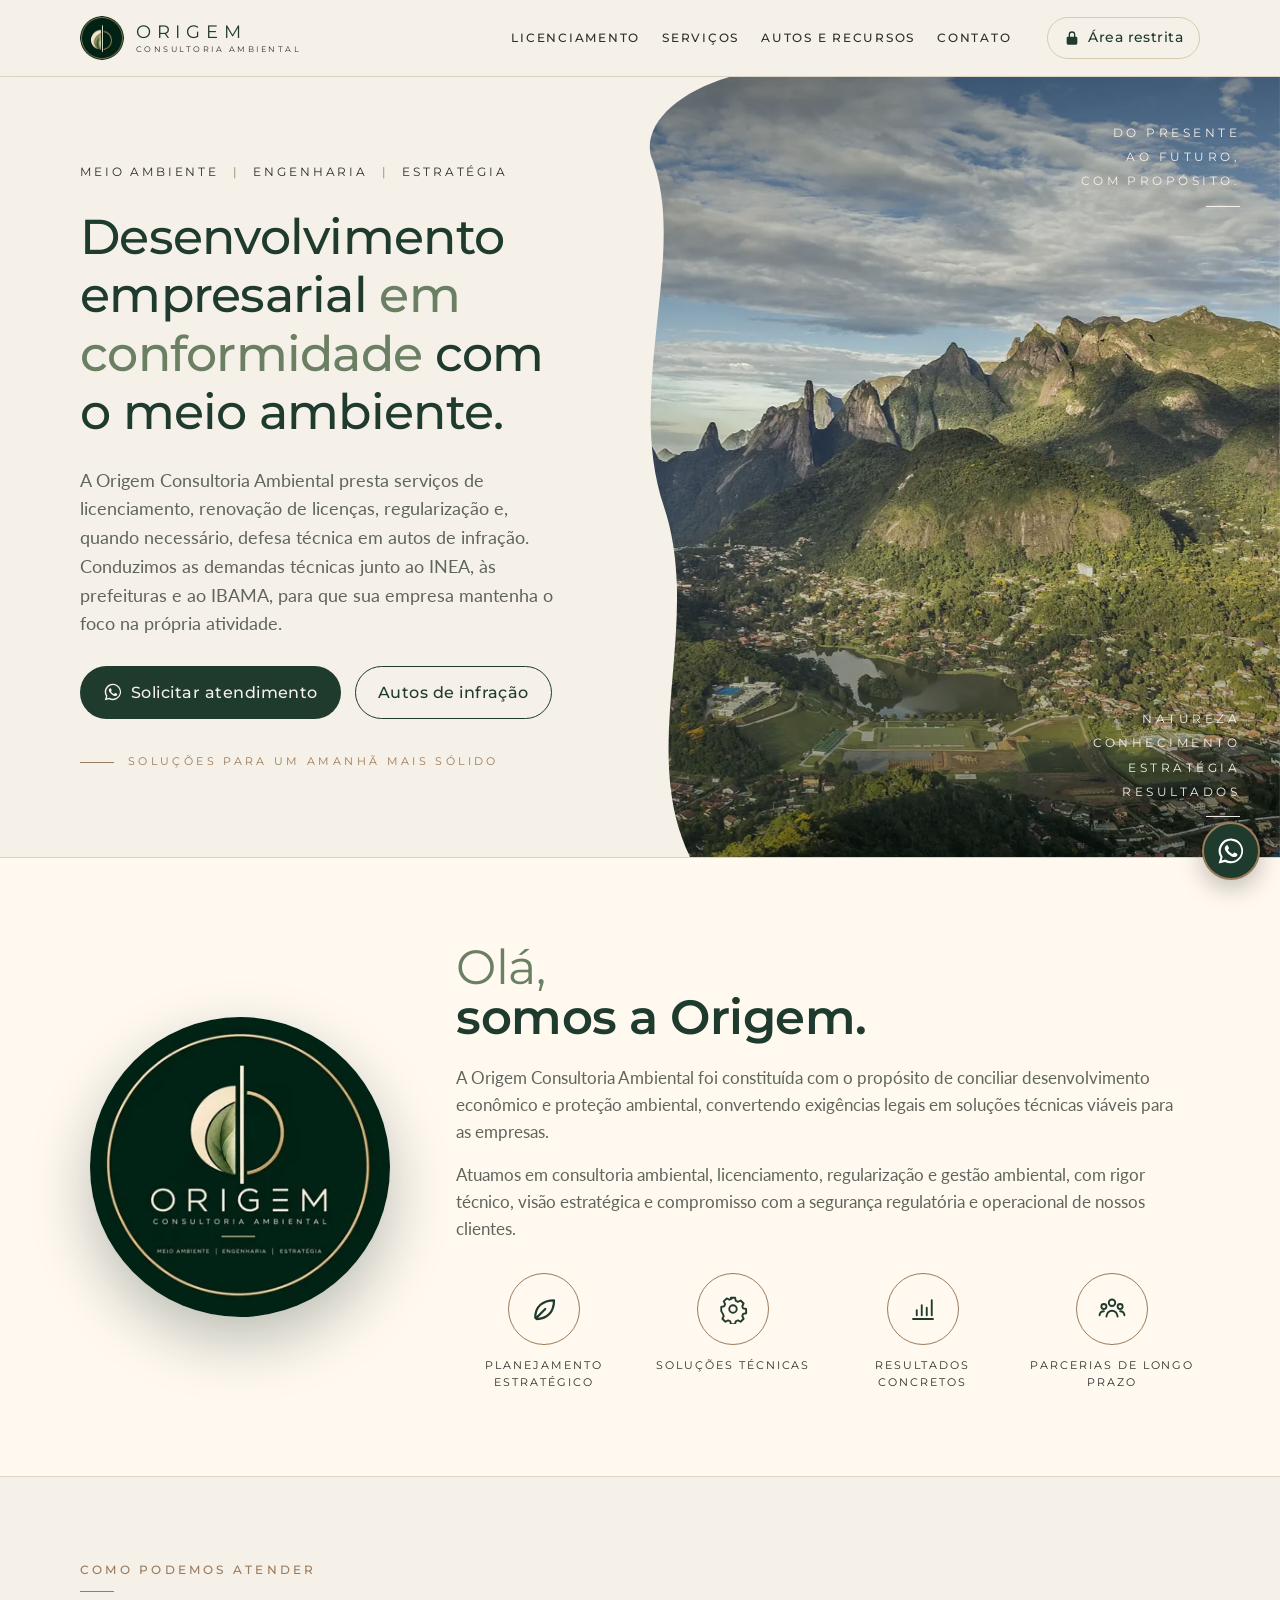
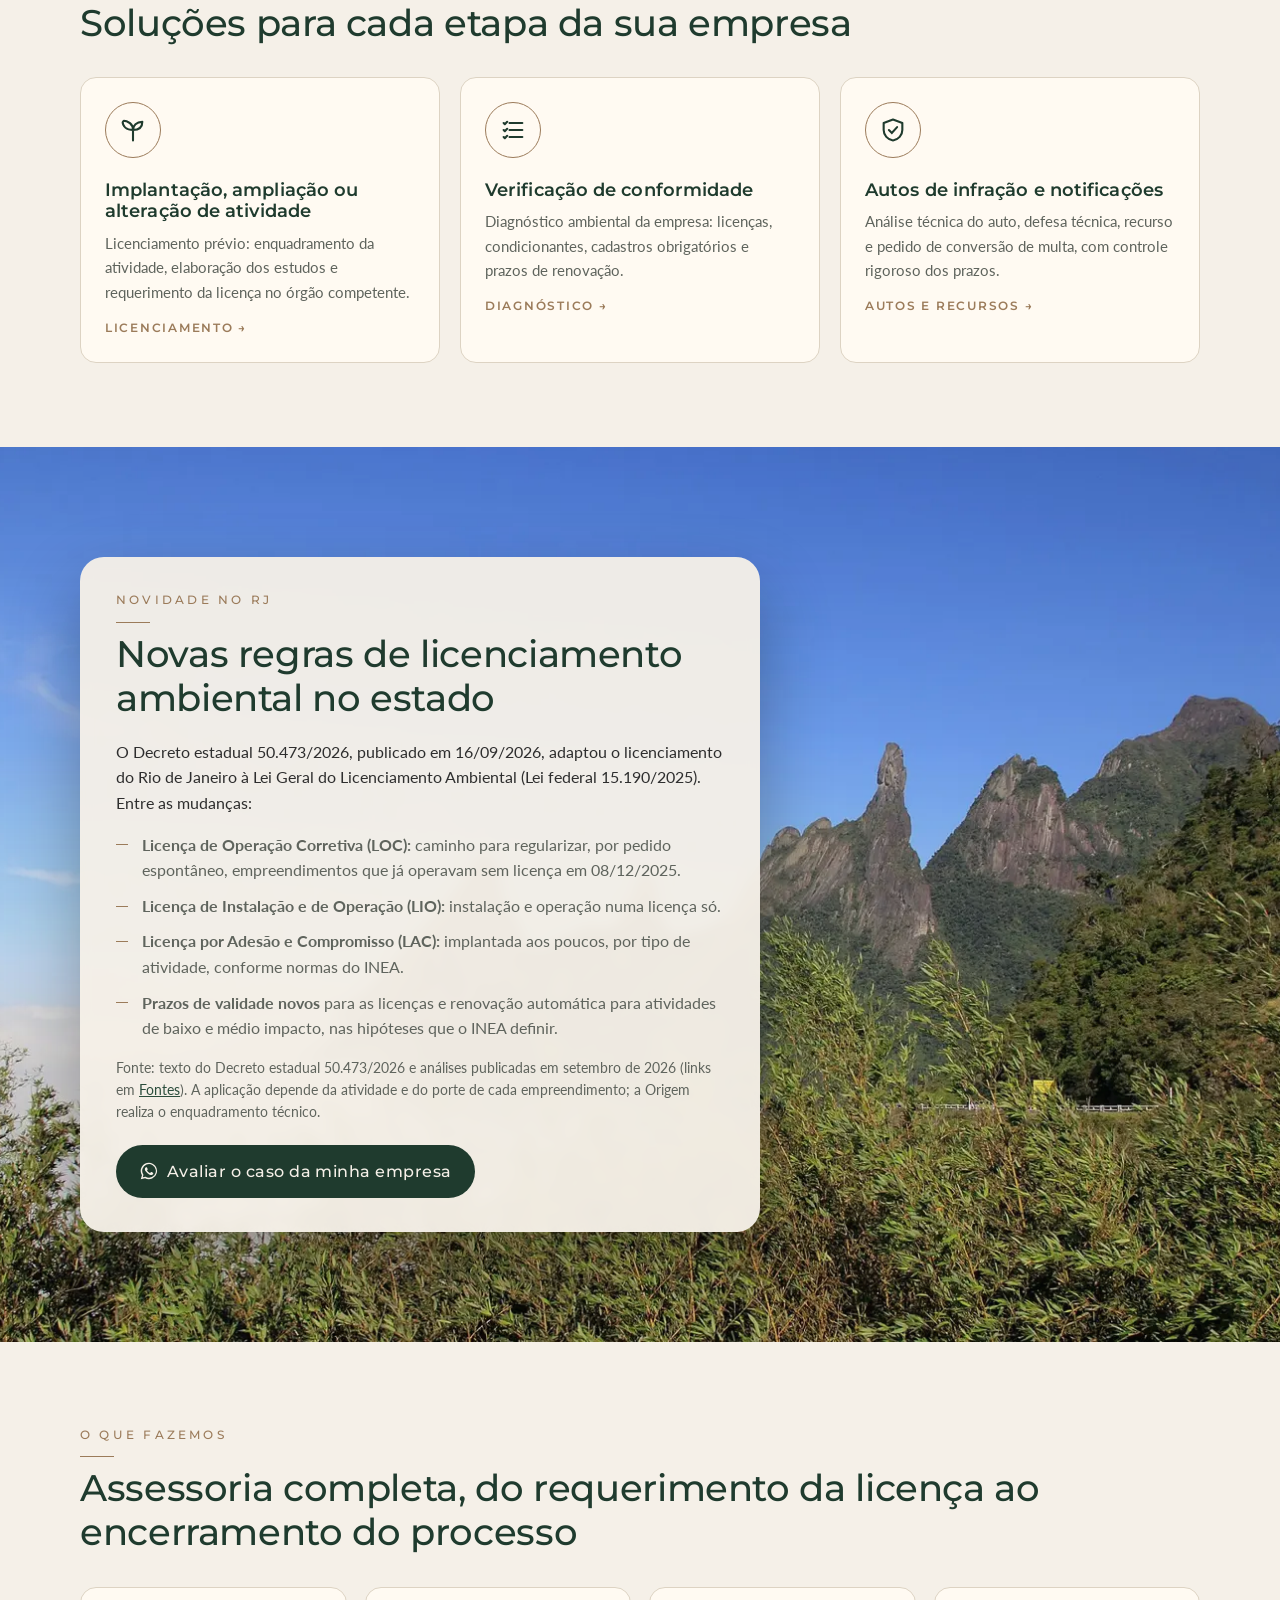
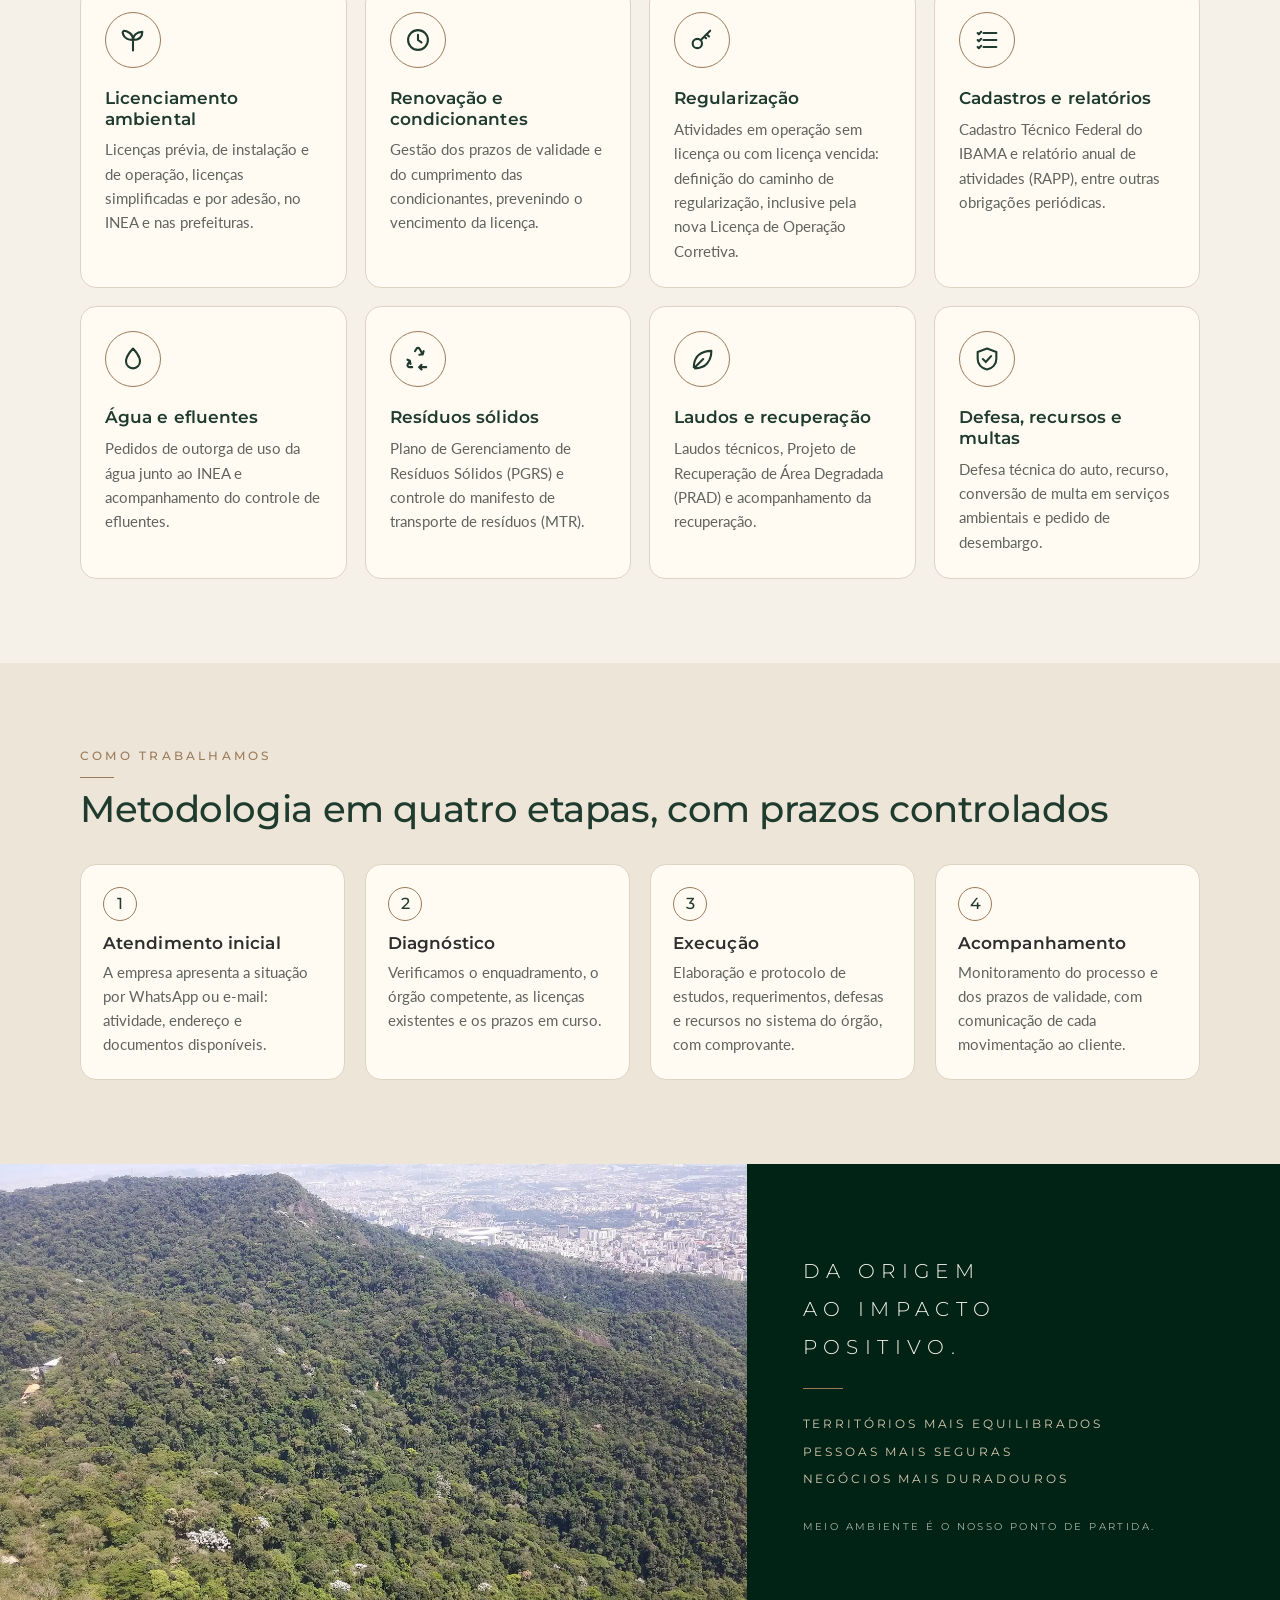
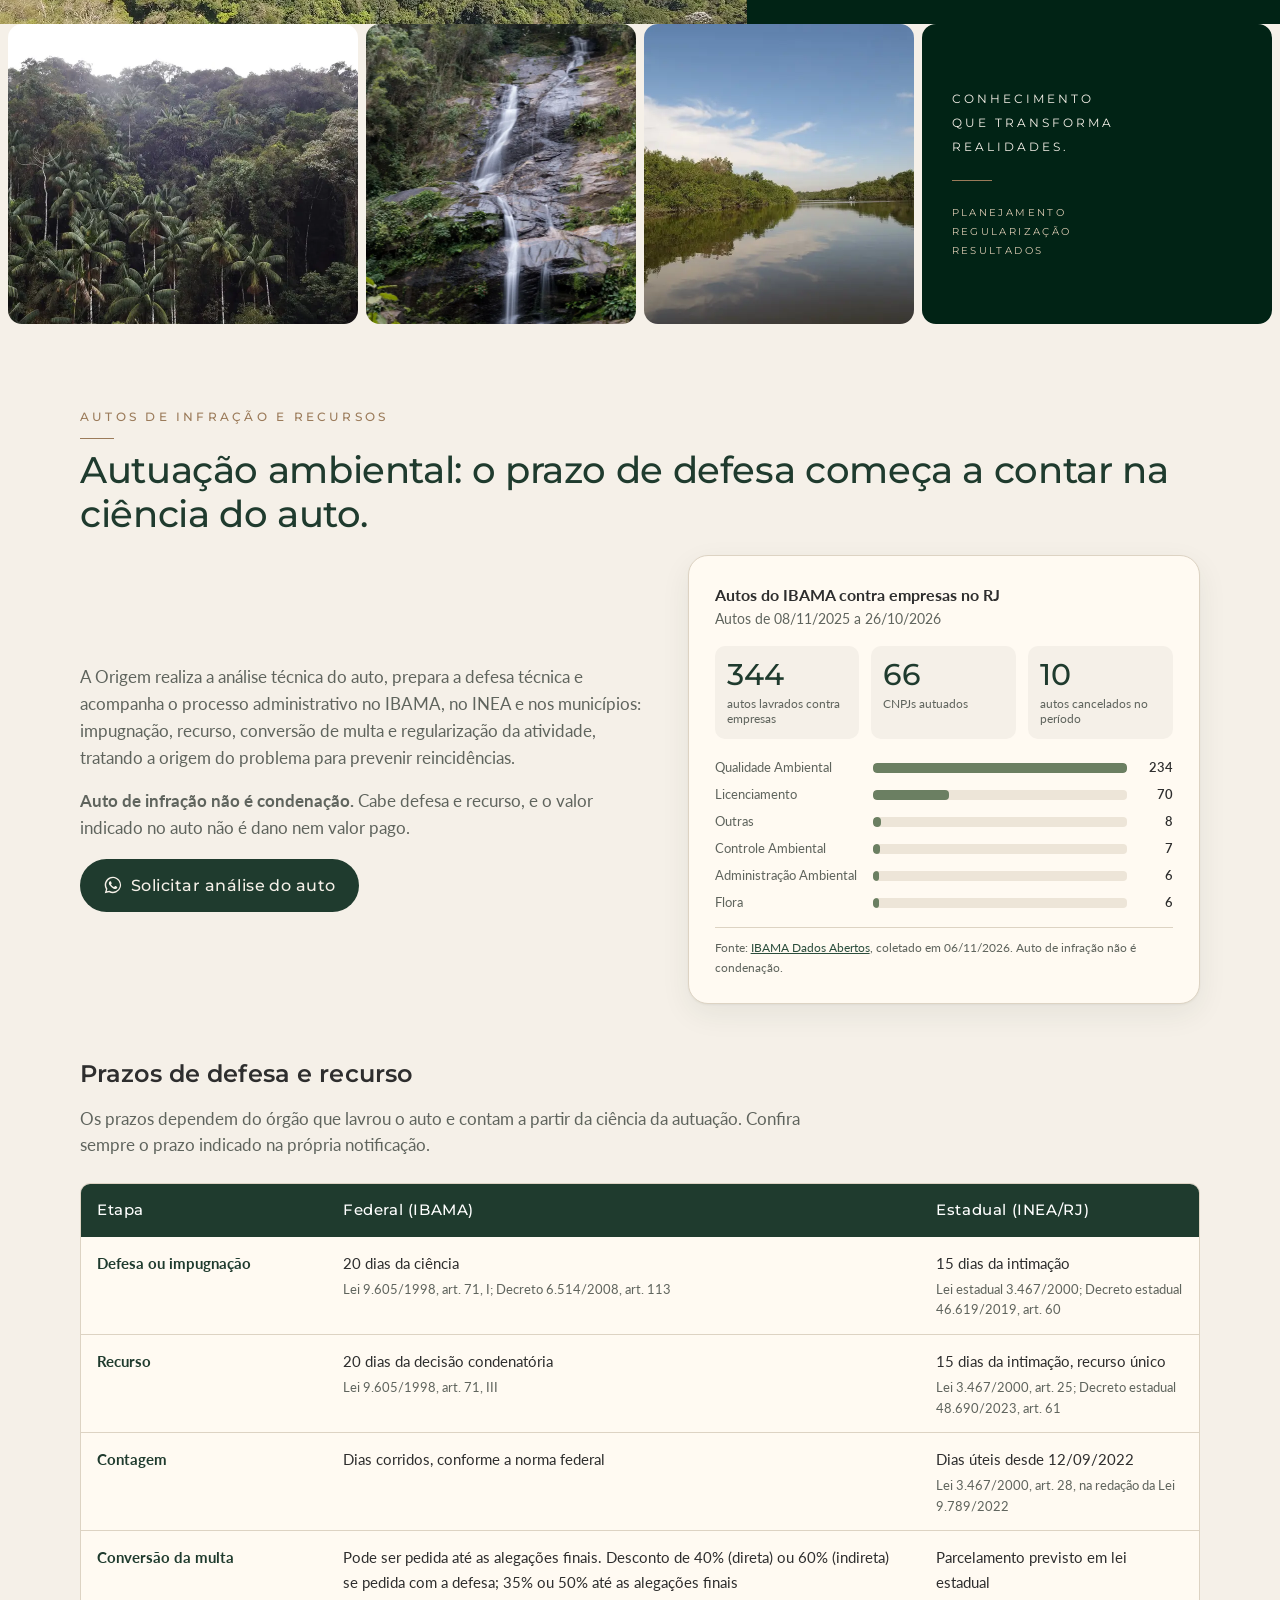
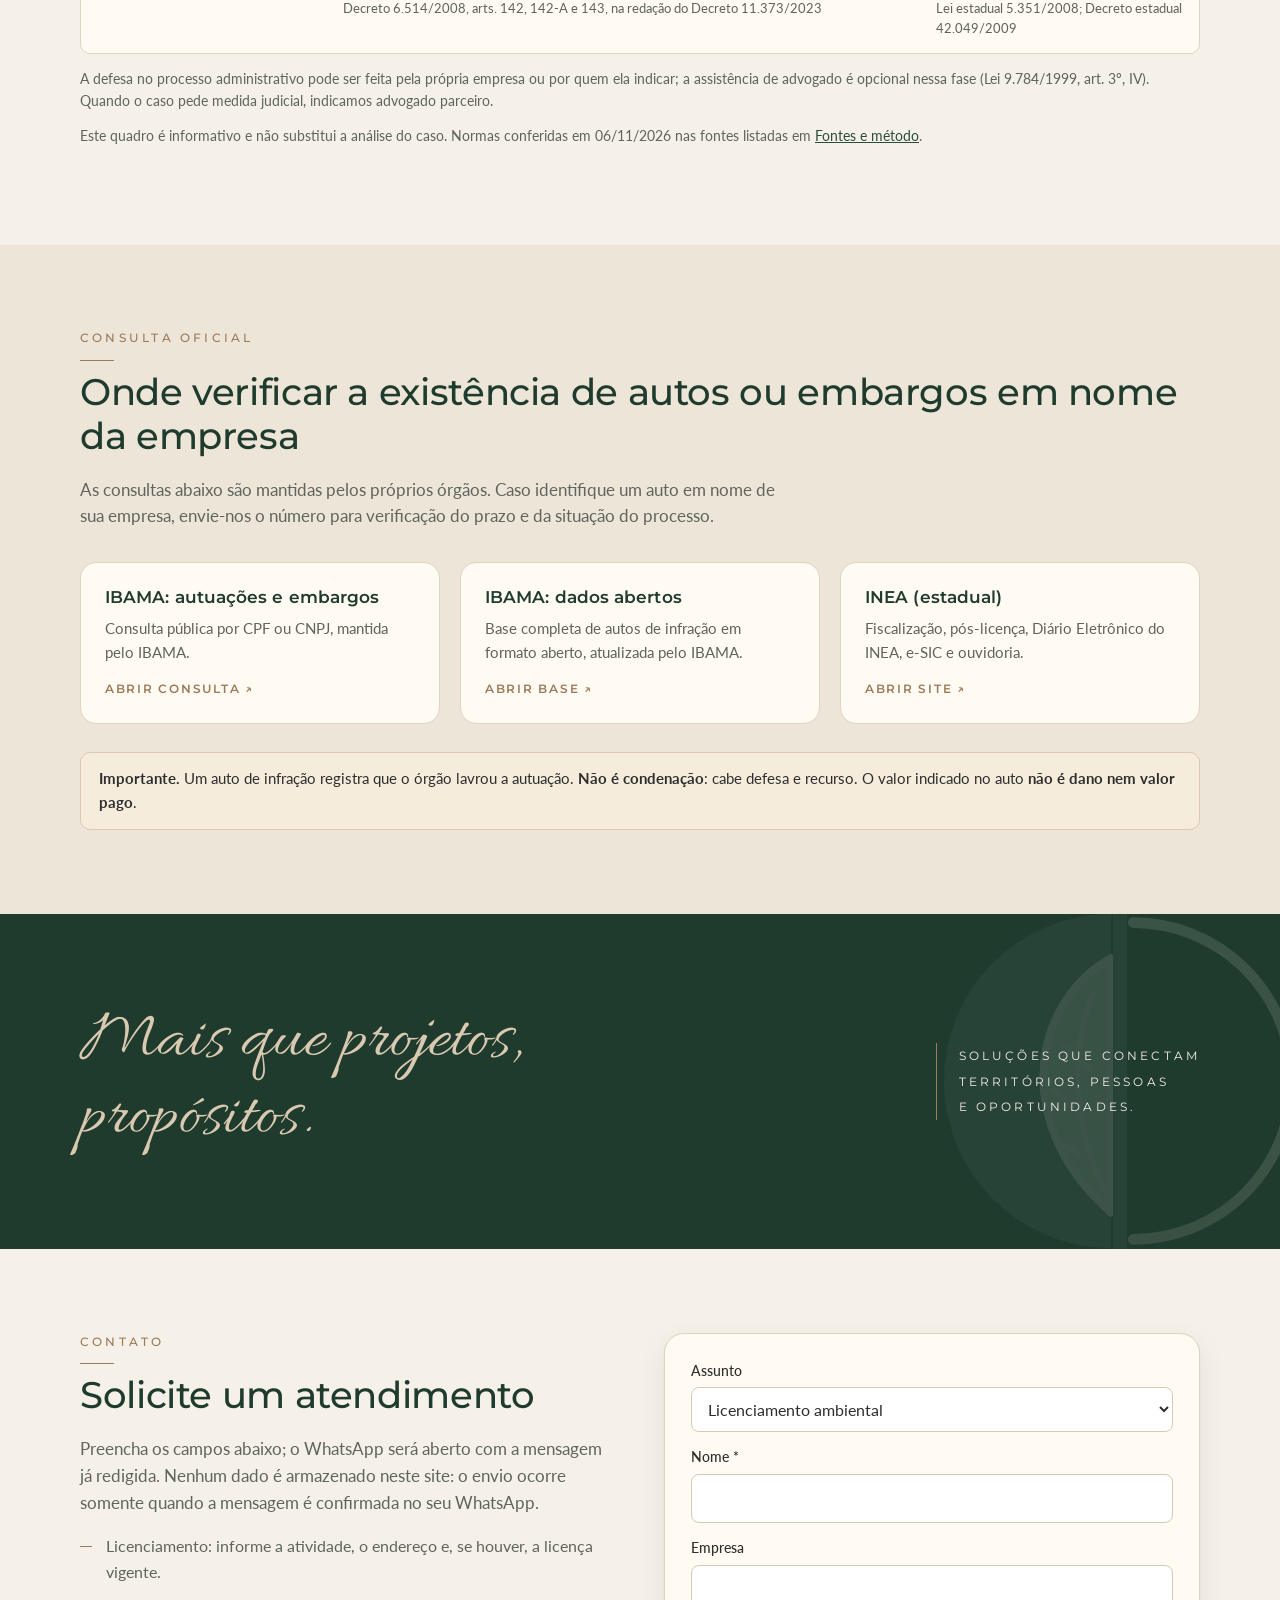
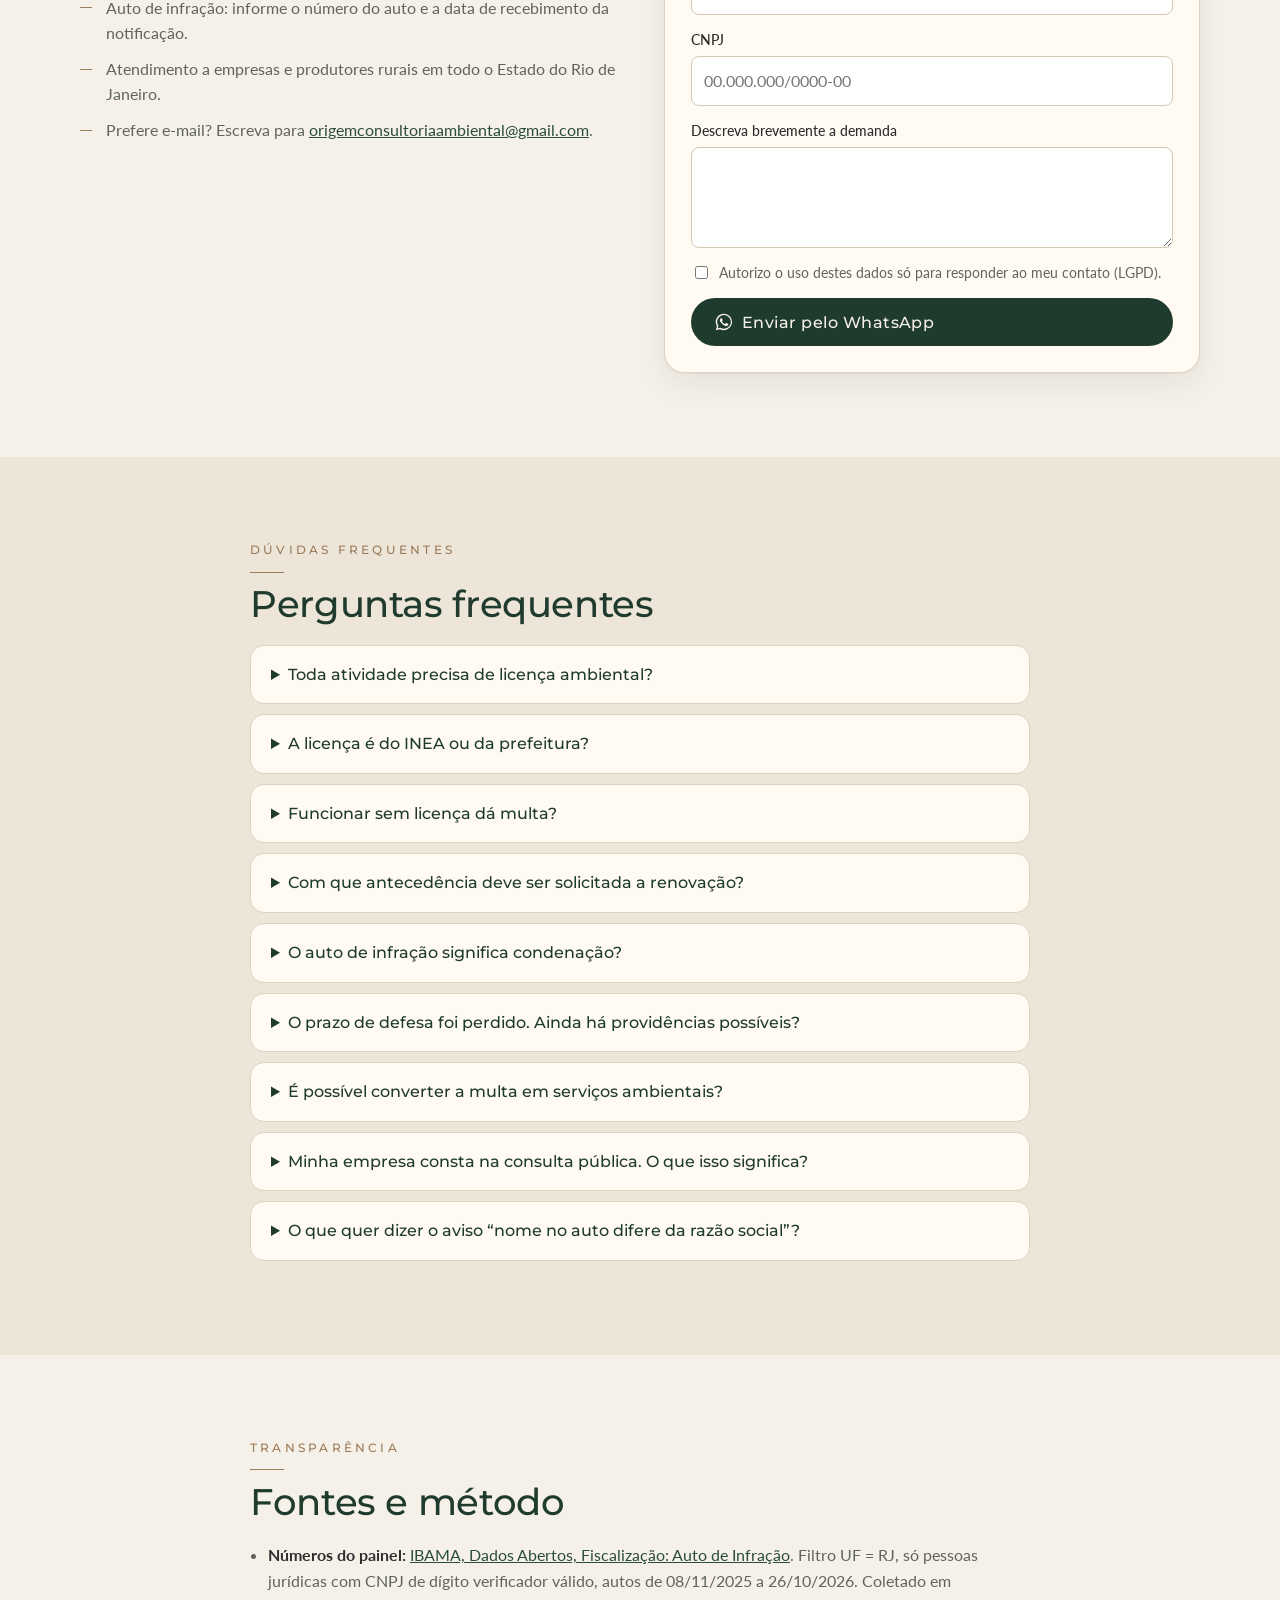
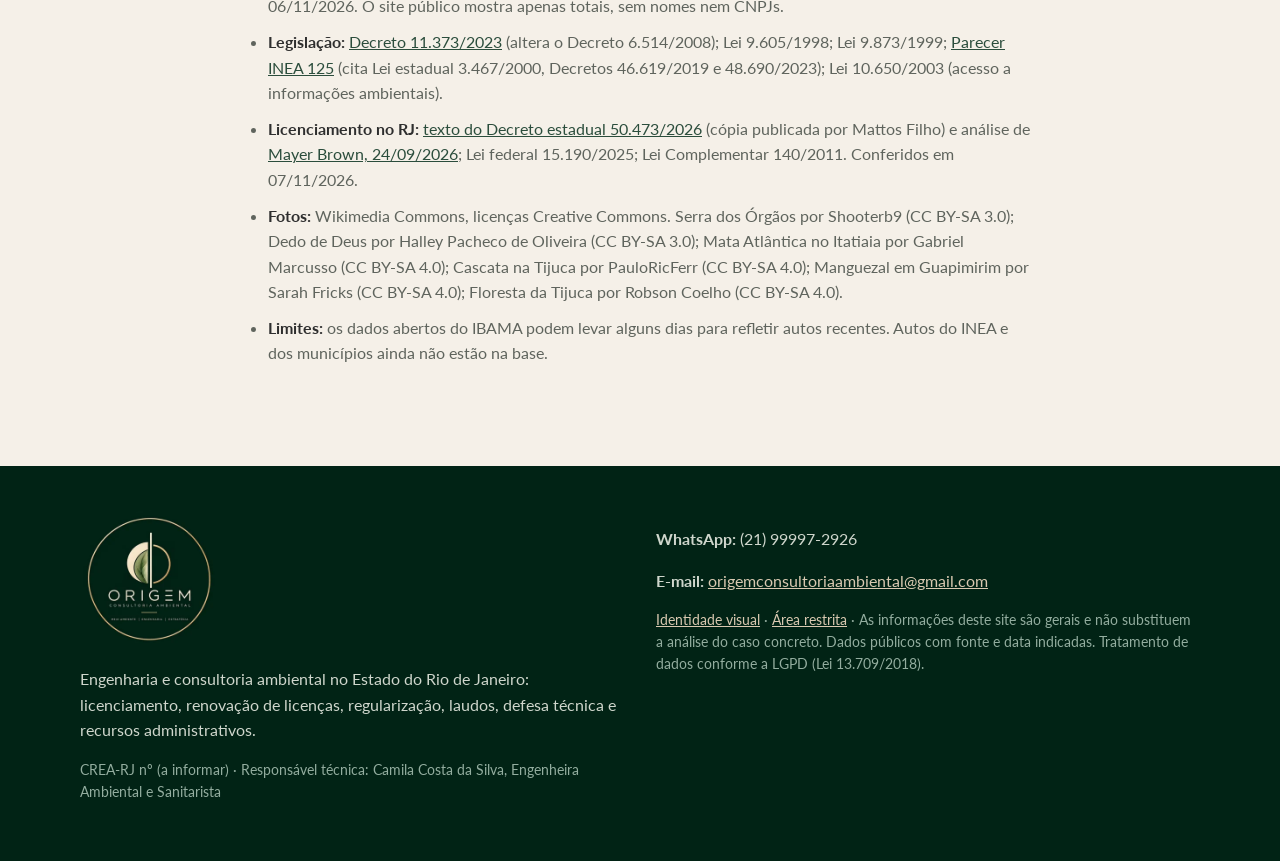
<file: site/index.html>
<!doctype html>
<html lang="pt-BR">
<head>
<meta charset="utf-8">
<link rel="icon" href="favicon.svg" type="image/svg+xml">
<link rel="icon" href="assets/origem-selo.webp" type="image/webp" sizes="96x96">
<link rel="apple-touch-icon" href="apple-touch-icon.png">
<meta property="og:title" content="Origem Consultoria Ambiental">
<meta property="og:description" content="Licenciamento, regularização e defesa ambiental no Rio de Janeiro.">
<meta property="og:image" content="https://ambientalcosta.netlify.app/assets/origem-logo-og.jpg">
<meta name="theme-color" content="#1F3B2E">
<meta name="viewport" content="width=device-width, initial-scale=1">
<title>Origem Consultoria Ambiental | Licenciamento, regularização e defesa ambiental no RJ</title>
<meta name="description" content="Engenharia e consultoria ambiental no Rio de Janeiro: licenciamento no INEA e nas prefeituras, renovação de licenças, regularização, laudos, defesa técnica e recursos em autos de infração.">
<link rel="preconnect" href="https://fonts.googleapis.com">
<link rel="preconnect" href="https://fonts.gstatic.com" crossorigin>
<link href="https://fonts.googleapis.com/css2?family=Allura&family=Montserrat:wght@300;400;500;600;700&family=Lato:wght@300;400;700&display=swap" rel="stylesheet">
<link rel="stylesheet" href="assets/style.css?v=20261108">
</head>
<body>
<a class="skip" href="#conteudo">Pular para o conteúdo</a>

<header class="topo">
  <div class="wrap topo-in">
    <a class="marca" href="#inicio" aria-label="Origem Consultoria Ambiental, início">
      <img class="marca-img" src="assets/origem-selo.webp" srcset="assets/origem-selo@2x.webp 2x" alt="" width="44" height="44"><span class="marca-txt"><span class="marca-nome">ORIGEM</span><span class="marca-sub">Consultoria Ambiental</span></span>
    </a>
    <nav class="menu" aria-label="Principal">
      <a href="#licenciamento">Licenciamento</a>
      <a href="#servicos">Serviços</a>
      <a href="#autos">Autos e recursos</a>
      <a href="#contato">Contato</a>
    </nav>
    <a class="btn btn-linha btn-sm btn-restrito js-login" href="area-restrita/" aria-haspopup="dialog" aria-label="Área restrita" title="Área restrita">
      <svg aria-hidden="true" viewBox="0 0 24 24" class="ic"><path fill="currentColor" d="M12 2a5 5 0 0 0-5 5v3H6a2 2 0 0 0-2 2v8a2 2 0 0 0 2 2h12a2 2 0 0 0 2-2v-8a2 2 0 0 0-2-2h-1V7a5 5 0 0 0-5-5zm-3 8V7a3 3 0 1 1 6 0v3H9z"/></svg><span class="txt-restrito">Área restrita</span>
    </a>
  </div>
</header>

<main id="conteudo">

<section class="hero" id="inicio">
  <div class="hero-in">
    <div class="hero-txt revela">
      <p class="pilares">Meio ambiente <i>|</i> Engenharia <i>|</i> Estratégia</p>
      <h1>Desenvolvimento empresarial <em>em conformidade</em> com o meio ambiente.</h1>
      <p class="lead">A Origem Consultoria Ambiental presta serviços de licenciamento, renovação de licenças, regularização e, quando necessário, defesa técnica em autos de infração. Conduzimos as demandas técnicas junto ao INEA, às prefeituras e ao IBAMA, para que sua empresa mantenha o foco na própria atividade.</p>
      <div class="hero-cta">
        <a class="btn btn-wa js-wa" data-msg="Olá, Origem Consultoria Ambiental. Gostaria de receber informações sobre licenciamento ambiental para a minha empresa." href="https://wa.me/5521999972926?text=Ol%C3%A1%2C%20Origem%20Consultoria%20Ambiental.%20Gostaria%20de%20receber%20informa%C3%A7%C3%B5es%20sobre%20licenciamento%20ambiental%20para%20a%20minha%20empresa." target="_blank" rel="noopener">
          <svg aria-hidden="true" viewBox="0 0 24 24" class="ic"><use href="#ic-wa"/></svg> Solicitar atendimento
        </a>
        <a class="btn btn-linha" href="#autos">Autos de infração</a>
      </div>
      <p class="assina">Soluções para um amanhã mais sólido</p>
    </div>
    <div class="hero-foto revela">
      <picture><source media="(max-width:700px)" srcset="assets/fotos/serra-dos-orgaos-p.webp"><img src="assets/fotos/serra-dos-orgaos.webp" alt="Serra dos Órgãos, Rio de Janeiro" fetchpriority="high"></picture>
      <p class="hero-frase">Do presente<br>ao futuro,<br>com propósito.</p>
      <p class="hero-lista">Natureza<br>Conhecimento<br>Estratégia<br>Resultados</p>
    </div>
    <p class="hero-vertical" aria-hidden="true">Territórios mais equilibrados · Pessoas mais seguras · Negócios mais duradouros</p>
  </div>
</section>

<section class="sec sobre-origem" id="origem">
  <div class="wrap origem-in">
    <img class="origem-logo revela" src="assets/origem-logo.webp" srcset="assets/origem-logo-p.webp 320w, assets/origem-logo.webp 640w" sizes="(max-width:960px) 200px, 300px" alt="Logo da Origem Consultoria Ambiental" width="300" height="300" loading="lazy">
    <div class="revela">
      <h2 class="ola">Olá,<br><strong>somos a Origem.</strong></h2>
      <p class="intro">A Origem Consultoria Ambiental foi constituída com o propósito de conciliar desenvolvimento econômico e proteção ambiental, convertendo exigências legais em soluções técnicas viáveis para as empresas.</p>
      <p class="intro">Atuamos em consultoria ambiental, licenciamento, regularização e gestão ambiental, com rigor técnico, visão estratégica e compromisso com a segurança regulatória e operacional de nossos clientes.</p>
      <ul class="valores">
        <li><span class="circ"><svg viewBox="0 0 24 24"><use href="#i-folha"/></svg></span>Planejamento estratégico</li>
        <li><span class="circ"><svg viewBox="0 0 24 24"><use href="#i-engrenagem"/></svg></span>Soluções técnicas</li>
        <li><span class="circ"><svg viewBox="0 0 24 24"><use href="#i-barras"/></svg></span>Resultados concretos</li>
        <li><span class="circ"><svg viewBox="0 0 24 24"><use href="#i-pessoas"/></svg></span>Parcerias de longo prazo</li>
      </ul>
    </div>
  </div>
</section>

<section class="sec" id="caminhos">
  <div class="wrap">
    <p class="sobre revela">Como podemos atender</p>
    <h2 class="revela">Soluções para cada etapa da sua empresa</h2>
    <div class="grade3 caminhos">
      <a class="card card-caminho revela" href="#licenciamento"><svg aria-hidden="true" viewBox="0 0 24 24" class="ico"><use href="#i-broto"/></svg><h3>Implantação, ampliação ou alteração de atividade</h3><p>Licenciamento prévio: enquadramento da atividade, elaboração dos estudos e requerimento da licença no órgão competente.</p><span class="seta">Licenciamento →</span></a>
      <a class="card card-caminho revela" href="#servicos"><svg aria-hidden="true" viewBox="0 0 24 24" class="ico"><use href="#i-lista"/></svg><h3>Verificação de conformidade</h3><p>Diagnóstico ambiental da empresa: licenças, condicionantes, cadastros obrigatórios e prazos de renovação.</p><span class="seta">Diagnóstico →</span></a>
      <a class="card card-caminho revela" href="#autos"><svg aria-hidden="true" viewBox="0 0 24 24" class="ico"><use href="#i-escudo"/></svg><h3>Autos de infração e notificações</h3><p>Análise técnica do auto, defesa técnica, recurso e pedido de conversão de multa, com controle rigoroso dos prazos.</p><span class="seta">Autos e recursos →</span></a>
    </div>
  </div>
</section>

<section class="faixa-foto" id="licenciamento">
  <picture aria-hidden="true"><source media="(max-width:700px)" srcset="assets/fotos/dedo-de-deus-neblina-p.webp"><img src="assets/fotos/dedo-de-deus-neblina.webp" alt="" loading="lazy"></picture>
  <div class="wrap faixa-in">
    <div class="faixa-caixa revela">
      <p class="sobre">Novidade no RJ</p>
      <h2>Novas regras de licenciamento ambiental no estado</h2>
      <p>O Decreto estadual 50.473/2026, publicado em 16/09/2026, adaptou o licenciamento do Rio de Janeiro à Lei Geral do Licenciamento Ambiental (Lei federal 15.190/2025). Entre as mudanças:</p>
      <ul class="lista-ok">
        <li><strong>Licença de Operação Corretiva (LOC):</strong> caminho para regularizar, por pedido espontâneo, empreendimentos que já operavam sem licença em 08/12/2025.</li>
        <li><strong>Licença de Instalação e de Operação (LIO):</strong> instalação e operação numa licença só.</li>
        <li><strong>Licença por Adesão e Compromisso (LAC):</strong> implantada aos poucos, por tipo de atividade, conforme normas do INEA.</li>
        <li><strong>Prazos de validade novos</strong> para as licenças e renovação automática para atividades de baixo e médio impacto, nas hipóteses que o INEA definir.</li>
      </ul>
      <p class="nota">Fonte: texto do Decreto estadual 50.473/2026 e análises publicadas em setembro de 2026 (links em <a href="#fontes">Fontes</a>). A aplicação depende da atividade e do porte de cada empreendimento; a Origem realiza o enquadramento técnico.</p>
      <a class="btn btn-wa js-wa" data-msg="Olá, Origem Consultoria Ambiental. Gostaria de entender como as novas regras de licenciamento ambiental do Estado do Rio de Janeiro se aplicam à minha empresa." href="https://wa.me/5521999972926?text=Ol%C3%A1%2C%20Origem%20Consultoria%20Ambiental.%20Gostaria%20de%20entender%20como%20as%20novas%20regras%20de%20licenciamento%20ambiental%20do%20Estado%20do%20Rio%20de%20Janeiro%20se%20aplicam%20%C3%A0%20minha%20empresa." target="_blank" rel="noopener"><svg aria-hidden="true" viewBox="0 0 24 24" class="ic"><use href="#ic-wa"/></svg> Avaliar o caso da minha empresa</a>
    </div>
  </div>
</section>

<section class="sec" id="servicos">
  <div class="wrap">
    <p class="sobre revela">O que fazemos</p>
    <h2 class="revela">Assessoria completa, do requerimento da licença ao encerramento do processo</h2>
    <div class="grade4">
      <article class="card card-serv revela"><svg aria-hidden="true" viewBox="0 0 24 24" class="ico"><use href="#i-broto"/></svg><h3>Licenciamento ambiental</h3><p>Licenças prévia, de instalação e de operação, licenças simplificadas e por adesão, no INEA e nas prefeituras.</p></article>
      <article class="card card-serv revela"><svg aria-hidden="true" viewBox="0 0 24 24" class="ico"><use href="#i-relogio"/></svg><h3>Renovação e condicionantes</h3><p>Gestão dos prazos de validade e do cumprimento das condicionantes, prevenindo o vencimento da licença.</p></article>
      <article class="card card-serv revela"><svg aria-hidden="true" viewBox="0 0 24 24" class="ico"><use href="#i-chave"/></svg><h3>Regularização</h3><p>Atividades em operação sem licença ou com licença vencida: definição do caminho de regularização, inclusive pela nova Licença de Operação Corretiva.</p></article>
      <article class="card card-serv revela"><svg aria-hidden="true" viewBox="0 0 24 24" class="ico"><use href="#i-lista"/></svg><h3>Cadastros e relatórios</h3><p>Cadastro Técnico Federal do IBAMA e relatório anual de atividades (RAPP), entre outras obrigações periódicas.</p></article>
      <article class="card card-serv revela"><svg aria-hidden="true" viewBox="0 0 24 24" class="ico"><use href="#i-gota"/></svg><h3>Água e efluentes</h3><p>Pedidos de outorga de uso da água junto ao INEA e acompanhamento do controle de efluentes.</p></article>
      <article class="card card-serv revela"><svg aria-hidden="true" viewBox="0 0 24 24" class="ico"><use href="#i-reciclo"/></svg><h3>Resíduos sólidos</h3><p>Plano de Gerenciamento de Resíduos Sólidos (PGRS) e controle do manifesto de transporte de resíduos (MTR).</p></article>
      <article class="card card-serv revela"><svg aria-hidden="true" viewBox="0 0 24 24" class="ico"><use href="#i-folha"/></svg><h3>Laudos e recuperação</h3><p>Laudos técnicos, Projeto de Recuperação de Área Degradada (PRAD) e acompanhamento da recuperação.</p></article>
      <article class="card card-serv revela"><svg aria-hidden="true" viewBox="0 0 24 24" class="ico"><use href="#i-escudo"/></svg><h3>Defesa, recursos e multas</h3><p>Defesa técnica do auto, recurso, conversão de multa em serviços ambientais e pedido de desembargo.</p></article>
    </div>
  </div>
</section>

<section class="sec sec-alt" id="metodo">
  <div class="wrap">
    <p class="sobre revela">Como trabalhamos</p>
    <h2 class="revela">Metodologia em quatro etapas, com prazos controlados</h2>
    <ol class="passos">
      <li class="revela"><span>1</span><h3>Atendimento inicial</h3><p>A empresa apresenta a situação por WhatsApp ou e-mail: atividade, endereço e documentos disponíveis.</p></li>
      <li class="revela"><span>2</span><h3>Diagnóstico</h3><p>Verificamos o enquadramento, o órgão competente, as licenças existentes e os prazos em curso.</p></li>
      <li class="revela"><span>3</span><h3>Execução</h3><p>Elaboração e protocolo de estudos, requerimentos, defesas e recursos no sistema do órgão, com comprovante.</p></li>
      <li class="revela"><span>4</span><h3>Acompanhamento</h3><p>Monitoramento do processo e dos prazos de validade, com comunicação de cada movimentação ao cliente.</p></li>
    </ol>
  </div>
</section>

<section class="impacto" aria-label="Da origem ao impacto positivo">
  <div class="impacto-foto revela"><img src="assets/fotos/floresta-tijuca-aerea.webp" alt="Floresta da Tijuca vista do alto" loading="lazy"></div>
  <div class="impacto-txt revela">
    <p class="impacto-tit">Da origem<br>ao impacto<br>positivo.</p>
    <span class="traco"></span>
    <ul>
      <li>Territórios mais equilibrados</li>
      <li>Pessoas mais seguras</li>
      <li>Negócios mais duradouros</li>
    </ul>
    <p class="impacto-pe">Meio ambiente é o nosso ponto de partida.</p>
  </div>
</section>

<section class="mosaico" aria-label="Paisagens do Rio de Janeiro">
  <figure class="revela"><img src="assets/fotos/mata-atlantica-itatiaia-p.webp" alt="Mata Atlântica no Parque Nacional do Itatiaia" loading="lazy"></figure>
  <figure class="revela"><img src="assets/fotos/cascata-tijuca-p.webp" alt="Cascata no Parque Nacional da Tijuca" loading="lazy"></figure>
  <figure class="revela"><img src="assets/fotos/manguezal-guapimirim-p.webp" alt="Manguezal na APA de Guapimirim" loading="lazy"></figure>
  <figure class="revela figura-txt"><p>Conhecimento<br>que transforma<br>realidades.</p><span class="traco"></span><p class="mini">Planejamento<br>Regularização<br>Resultados</p></figure>
</section>

<section class="sec" id="autos">
  <div class="wrap">
    <p class="sobre revela">Autos de infração e recursos</p>
    <h2 class="revela">Autuação ambiental: o prazo de defesa começa a contar na ciência do auto.</h2>
    <div class="autos-in">
      <div class="revela">
        <p class="intro">A Origem realiza a análise técnica do auto, prepara a defesa técnica e acompanha o processo administrativo no IBAMA, no INEA e nos municípios: impugnação, recurso, conversão de multa e regularização da atividade, tratando a origem do problema para prevenir reincidências.</p>
        <p class="intro"><strong>Auto de infração não é condenação.</strong> Cabe defesa e recurso, e o valor indicado no auto não é dano nem valor pago.</p>
        <a class="btn btn-wa js-wa" data-msg="Olá, Origem Consultoria Ambiental. Recebi um auto de infração ambiental e gostaria de solicitar uma análise técnica." href="https://wa.me/5521999972926?text=Ol%C3%A1%2C%20Origem%20Consultoria%20Ambiental.%20Recebi%20um%20auto%20de%20infra%C3%A7%C3%A3o%20ambiental%20e%20gostaria%20de%20solicitar%20uma%20an%C3%A1lise%20t%C3%A9cnica." target="_blank" rel="noopener"><svg aria-hidden="true" viewBox="0 0 24 24" class="ic"><use href="#ic-wa"/></svg> Solicitar análise do auto</a>
      </div>
      <aside class="painel revela" aria-label="Dados públicos do IBAMA no RJ">
      <p class="painel-tit">Autos do IBAMA contra empresas no RJ</p>
      <p class="painel-per" id="painel-periodo">Últimos 12 meses</p>
      <div class="kpis">
        <div><span class="kpi" id="kpi-autos">—</span><span class="kpi-l">autos lavrados contra empresas</span></div>
        <div><span class="kpi" id="kpi-cnpjs">—</span><span class="kpi-l">CNPJs autuados</span></div>
        <div><span class="kpi" id="kpi-cancel">—</span><span class="kpi-l">autos cancelados no período</span></div>
      </div>
      <div class="barras" id="barras-tipo" aria-label="Autos por tipo de infração"></div>
      <p class="painel-fonte">Fonte: <a href="https://dadosabertos.ibama.gov.br/dataset/fiscalizacao-auto-de-infracao" target="_blank" rel="noopener">IBAMA Dados Abertos</a>, coletado em <span class="js-coleta">—</span>. Auto de infração não é condenação.</p>
    </aside>
    </div>
    <h3 class="sub-tit" id="prazos">Prazos de defesa e recurso</h3>
    <p class="intro">Os prazos dependem do órgão que lavrou o auto e contam a partir da ciência da autuação. Confira sempre o prazo indicado na própria notificação.</p>
    <div class="tabela-wrap">
      <table class="tabela">
        <thead><tr><th scope="col">Etapa</th><th scope="col">Federal (IBAMA)</th><th scope="col">Estadual (INEA/RJ)</th></tr></thead>
        <tbody>
          <tr><th scope="row">Defesa ou impugnação</th><td>20 dias da ciência<br><small>Lei 9.605/1998, art. 71, I; Decreto 6.514/2008, art. 113</small></td><td>15 dias da intimação<br><small>Lei estadual 3.467/2000; Decreto estadual 46.619/2019, art. 60</small></td></tr>
          <tr><th scope="row">Recurso</th><td>20 dias da decisão condenatória<br><small>Lei 9.605/1998, art. 71, III</small></td><td>15 dias da intimação, recurso único<br><small>Lei 3.467/2000, art. 25; Decreto estadual 48.690/2023, art. 61</small></td></tr>
          <tr><th scope="row">Contagem</th><td>Dias corridos, conforme a norma federal</td><td>Dias úteis desde 12/09/2022<br><small>Lei 3.467/2000, art. 28, na redação da Lei 9.789/2022</small></td></tr>
          <tr><th scope="row">Conversão da multa</th><td>Pode ser pedida até as alegações finais. Desconto de 40% (direta) ou 60% (indireta) se pedida com a defesa; 35% ou 50% até as alegações finais<br><small>Decreto 6.514/2008, arts. 142, 142-A e 143, na redação do Decreto 11.373/2023</small></td><td>Parcelamento previsto em lei estadual<br><small>Lei estadual 5.351/2008; Decreto estadual 42.049/2009</small></td></tr>
        </tbody>
      </table>
    </div>
    <p class="nota">A defesa no processo administrativo pode ser feita pela própria empresa ou por quem ela indicar; a assistência de advogado é opcional nessa fase (Lei 9.784/1999, art. 3º, IV). Quando o caso pede medida judicial, indicamos advogado parceiro.</p>
    <p class="nota">Este quadro é informativo e não substitui a análise do caso. Normas conferidas em 06/11/2026 nas fontes listadas em <a href="#fontes">Fontes e método</a>.</p>
  </div>
</section>

<section class="sec sec-alt" id="consulta">
  <div class="wrap">
    <p class="sobre">Consulta oficial</p>
    <h2>Onde verificar a existência de autos ou embargos em nome da empresa</h2>
    <p class="intro">As consultas abaixo são mantidas pelos próprios órgãos. Caso identifique um auto em nome de sua empresa, envie-nos o número para verificação do prazo e da situação do processo.</p>
    <div class="grade3">
      <a class="card card-link" href="https://servicos.ibama.gov.br/ctf/publico/areasembargadas/ConsultaPublicaAreasEmbargadas.php" target="_blank" rel="noopener">
        <h3>IBAMA: autuações e embargos</h3>
        <p>Consulta pública por CPF ou CNPJ, mantida pelo IBAMA.</p><span class="seta">Abrir consulta ↗</span>
      </a>
      <a class="card card-link" href="https://dadosabertos.ibama.gov.br/dataset/fiscalizacao-auto-de-infracao" target="_blank" rel="noopener">
        <h3>IBAMA: dados abertos</h3>
        <p>Base completa de autos de infração em formato aberto, atualizada pelo IBAMA.</p><span class="seta">Abrir base ↗</span>
      </a>
      <a class="card card-link" href="https://www.inea.rj.gov.br/" target="_blank" rel="noopener">
        <h3>INEA (estadual)</h3>
        <p>Fiscalização, pós-licença, Diário Eletrônico do INEA, e-SIC e ouvidoria.</p><span class="seta">Abrir site ↗</span>
      </a>
    </div>
    <div class="aviso" role="note">
      <strong>Importante.</strong> Um auto de infração registra que o órgão lavrou a autuação. <strong>Não é condenação</strong>: cabe defesa e recurso. O valor indicado no auto <strong>não é dano nem valor pago</strong>.
    </div>
  </div>
</section>

<section class="proposito" aria-label="Mais que projetos, propósitos">
  <img class="proposito-marca" src="assets/origem-marca.svg" alt="" aria-hidden="true">
  <div class="wrap proposito-in revela">
    <p class="manuscrito">Mais que projetos,<br>propósitos.</p>
    <p class="proposito-lado">Soluções que conectam<br>territórios, pessoas<br>e oportunidades.</p>
  </div>
</section>

<section class="sec" id="contato">
  <div class="wrap contato-in">
    <div>
      <p class="sobre">Contato</p>
      <h2>Solicite um atendimento</h2>
      <p class="intro">Preencha os campos abaixo; o WhatsApp será aberto com a mensagem já redigida. Nenhum dado é armazenado neste site: o envio ocorre somente quando a mensagem é confirmada no seu WhatsApp.</p>
      <ul class="lista-ok">
        <li>Licenciamento: informe a atividade, o endereço e, se houver, a licença vigente.</li>
        <li>Auto de infração: informe o número do auto e a data de recebimento da notificação.</li>
        <li>Atendimento a empresas e produtores rurais em todo o Estado do Rio de Janeiro.</li>
        <li>Prefere e-mail? Escreva para <a href="mailto:origemconsultoriaambiental@gmail.com">origemconsultoriaambiental@gmail.com</a>.</li>
      </ul>
    </div>
    <form class="form" id="form-wa" novalidate>
      <label class="campo"><span>Assunto</span>
        <select id="c-assunto"><option>Licenciamento ambiental</option><option>Renovação de licença</option><option>Regularização da atividade</option><option>Auto de infração ou multa</option><option>Outro</option></select>
      </label>
      <label class="campo"><span>Nome *</span><input id="c-nome" required autocomplete="name"></label>
      <label class="campo"><span>Empresa</span><input id="c-emp" autocomplete="organization"></label>
      <label class="campo"><span>CNPJ</span><input id="c-cnpj" inputmode="numeric" placeholder="00.000.000/0000-00"><small class="erro" id="e-cnpj" hidden>CNPJ inválido: confira os dígitos.</small></label>
      <div class="duas so-auto" hidden>
        <label class="campo"><span>Órgão autuante</span>
          <select id="c-org"><option>IBAMA</option><option>INEA</option><option>ICMBio</option><option>Prefeitura</option><option>Outro / não sei</option></select>
        </label>
        <label class="campo"><span>Nº do auto</span><input id="c-auto"></label>
      </div>
      <label class="campo so-auto" hidden><span>Data em que recebeu o auto</span><input id="c-data" type="date"></label>
      <label class="campo"><span>Descreva brevemente a demanda</span><textarea id="c-msg" rows="3"></textarea></label>
      <label class="check"><input type="checkbox" id="c-lgpd" required> Autorizo o uso destes dados só para responder ao meu contato (LGPD).</label>
      <small class="erro" id="e-form" hidden></small>
      <button class="btn btn-wa" type="submit"><svg aria-hidden="true" viewBox="0 0 24 24" class="ic"><use href="#ic-wa"/></svg> Enviar pelo WhatsApp</button>
    </form>
  </div>
</section>

<section class="sec sec-alt" id="faq">
  <div class="wrap estreito">
    <p class="sobre">Dúvidas frequentes</p>
    <h2>Perguntas frequentes</h2>
    <details><summary>Toda atividade precisa de licença ambiental?</summary><p>Não. Depende do tipo de atividade, do porte e do potencial poluidor. No RJ, o enquadramento segue as regras estaduais (Decreto estadual 50.473/2026 e normas do INEA) e, quando o impacto é local, a licença pode ser da prefeitura (Lei Complementar 140/2011, art. 9º, XIV). A Origem realiza esse enquadramento.</p></details>
    <details><summary>A licença é do INEA ou da prefeitura?</summary><p>Depende do impacto da atividade. Atividades de impacto local são licenciadas pelo município, se ele estiver habilitado; as demais, em regra, pelo INEA. Algumas são federais (IBAMA).</p></details>
    <details><summary>Funcionar sem licença dá multa?</summary><p>Sim. Instalar ou operar atividade potencialmente poluidora sem licença é infração administrativa (Decreto 6.514/2008, art. 66) e também crime (Lei 9.605/1998, art. 60). A regularização prévia à fiscalização é o caminho mais seguro.</p></details>
    <details><summary>Com que antecedência deve ser solicitada a renovação?</summary><p>O prazo está indicado na própria licença. As novas regras estaduais preveem renovação automática para algumas atividades de baixo e médio impacto, nas hipóteses que o INEA definir. A Origem realiza o controle desses prazos.</p></details>
    <details><summary>O auto de infração significa condenação?</summary><p>Não. O auto inicia o processo administrativo. O autuado tem direito a defesa e a recurso, e a multa somente se torna definitiva após o julgamento.</p></details>
    <details><summary>O prazo de defesa foi perdido. Ainda há providências possíveis?</summary><p>Depende da fase do processo. Ainda pode haver alegações finais, recurso, pedido de conversão, parcelamento ou questões como a prescrição (Lei 9.873/1999). Recomenda-se uma análise do processo.</p></details>
    <details><summary>É possível converter a multa em serviços ambientais?</summary><p>Na esfera federal, a conversão da multa em serviços de preservação, melhoria e recuperação ambiental está prevista no Decreto 6.514/2008, com descontos maiores quando o pedido é feito junto com a defesa.</p></details>
    <details><summary>Minha empresa consta na consulta pública. O que isso significa?</summary><p>Que o IBAMA publicou em dados abertos um auto em nome daquele CNPJ. Recomenda-se conferir o número do auto e a situação do processo. Eventual erro de dados também pode ser apontado na defesa.</p></details>
    <details><summary>O que quer dizer o aviso “nome no auto difere da razão social”?</summary><p>O nome escrito no auto não bate com a razão social atual na Receita. Pode ser troca de nome da empresa ou erro de digitação do CNPJ no auto. Só a conferência do processo confirma qual é o caso.</p></details>
  </div>
</section>

<section class="sec" id="fontes">
  <div class="wrap estreito">
    <p class="sobre">Transparência</p>
    <h2>Fontes e método</h2>
    <ul class="fontes">
      <li><strong>Números do painel:</strong> <a href="https://dadosabertos.ibama.gov.br/dataset/fiscalizacao-auto-de-infracao" target="_blank" rel="noopener">IBAMA, Dados Abertos, Fiscalização: Auto de Infração</a>. Filtro UF = RJ, só pessoas jurídicas com CNPJ de dígito verificador válido, autos de <span class="js-periodo">—</span>. Coletado em <span class="js-coleta">—</span>. O site público mostra apenas totais, sem nomes nem CNPJs.</li>
      <li><strong>Legislação:</strong> <a href="https://www2.camara.leg.br/legin/fed/decret/2023/decreto-11373-1-janeiro-2023-793607-publicacaooriginal-166723-pe.html" target="_blank" rel="noopener">Decreto 11.373/2023</a> (altera o Decreto 6.514/2008); Lei 9.605/1998; Lei 9.873/1999; <a href="https://www.inea.rj.gov.br/wp-content/uploads/2025/04/SEI_75485419_Parecer_125.pdf" target="_blank" rel="noopener">Parecer INEA 125</a> (cita Lei estadual 3.467/2000, Decretos 46.619/2019 e 48.690/2023); Lei 10.650/2003 (acesso a informações ambientais).</li>
      <li><strong>Licenciamento no RJ:</strong> <a href="https://www.mattosfilho.com.br/wp-content/uploads/2026/09/decreto-estadual-no-50473-2026.pdf" target="_blank" rel="noopener">texto do Decreto estadual 50.473/2026</a> (cópia publicada por Mattos Filho) e análise de <a href="https://www.mayerbrown.com/pt/insights/publications/2026/09/rio-de-janeiro-decree-amends-environmental-licensing-to-incorporate-lgla-rules" target="_blank" rel="noopener">Mayer Brown, 24/09/2026</a>; Lei federal 15.190/2025; Lei Complementar 140/2011. Conferidos em 07/11/2026.</li>
      <li><strong>Fotos:</strong> Wikimedia Commons, licenças Creative Commons. Serra dos Órgãos por Shooterb9 (CC BY-SA 3.0); Dedo de Deus por Halley Pacheco de Oliveira (CC BY-SA 3.0); Mata Atlântica no Itatiaia por Gabriel Marcusso (CC BY-SA 4.0); Cascata na Tijuca por PauloRicFerr (CC BY-SA 4.0); Manguezal em Guapimirim por Sarah Fricks (CC BY-SA 4.0); Floresta da Tijuca por Robson Coelho (CC BY-SA 4.0).</li>
      <li><strong>Limites:</strong> os dados abertos do IBAMA podem levar alguns dias para refletir autos recentes. Autos do INEA e dos municípios ainda não estão na base.</li>
    </ul>
  </div>
</section>

</main>

<footer class="rodape">
  <div class="wrap rodape-in">
    <div>
      <img class="rodape-logo" src="assets/origem-logo-p.webp" alt="Origem Consultoria Ambiental" width="140" height="140" loading="lazy">
      <p>Engenharia e consultoria ambiental no Estado do Rio de Janeiro: licenciamento, renovação de licenças, regularização, laudos, defesa técnica e recursos administrativos.</p>
      <p class="pequeno" id="crea-rodape"></p>
    </div>
    <div>
      <p><strong>WhatsApp:</strong> <span id="tel-rodape">(21) 99997-2926</span></p>
      <p><strong>E-mail:</strong> <a id="email-rodape" href="mailto:origemconsultoriaambiental@gmail.com">origemconsultoriaambiental@gmail.com</a></p>
      <p class="pequeno"><a href="marca.html">Identidade visual</a> · <a href="area-restrita/">Área restrita</a> · As informações deste site são gerais e não substituem a análise do caso concreto. Dados públicos com fonte e data indicadas. Tratamento de dados conforme a LGPD (Lei 13.709/2018).</p>
    </div>
  </div>
</footer>

<a class="wa-flutua js-wa" data-msg="Olá, Origem Consultoria Ambiental. Entro em contato pelo site e gostaria de solicitar atendimento." href="https://wa.me/5521999972926?text=Ol%C3%A1%2C%20Origem%20Consultoria%20Ambiental.%20Entro%20em%20contato%20pelo%20site%20e%20gostaria%20de%20solicitar%20atendimento." target="_blank" rel="noopener" aria-label="Falar no WhatsApp">
  <svg aria-hidden="true" viewBox="0 0 24 24"><use href="#ic-wa"/></svg>
</a>

<svg width="0" height="0" style="position:absolute" aria-hidden="true">
  <defs>
    <clipPath id="curva" clipPathUnits="objectBoundingBox"><path d="M.16 0 H1 V1 H.10 C.02 .86 .12 .70 .06 .55 C0 .40 .10 .22 .04 .10 C.03 .06 .08 .02 .16 0 Z"/></clipPath>
    <clipPath id="curva-m" clipPathUnits="objectBoundingBox"><path d="M0 0 H1 V.90 C.80 .99 .62 .90 .45 .95 C.28 1 .14 .93 0 .97 Z"/></clipPath>
  </defs>
  <symbol id="i-broto" viewBox="0 0 24 24"><path fill="none" stroke="currentColor" stroke-width="1.8" stroke-linecap="round" stroke-linejoin="round" d="M12 21v-9m0 0C12 7 8 4 3 4c0 5 3.5 8 9 8Zm0 0c0-4 3-7 8-7 0 4.5-3 7-8 7Z"/></symbol>
  <symbol id="i-lista" viewBox="0 0 24 24"><path fill="none" stroke="currentColor" stroke-width="1.8" stroke-linecap="round" stroke-linejoin="round" d="M9 6h11M9 12h11M9 18h11M4 6l1 1 2-2M4 12l1 1 2-2M4 18l1 1 2-2"/></symbol>
  <symbol id="i-escudo" viewBox="0 0 24 24"><path fill="none" stroke="currentColor" stroke-width="1.8" stroke-linejoin="round" d="M12 3 4 6v6c0 4.5 3.4 8.3 8 9 4.6-.7 8-4.5 8-9V6l-8-3Z"/><path fill="none" stroke="currentColor" stroke-width="1.8" stroke-linecap="round" d="m8.5 12 2.5 2.5 4.5-5"/></symbol>
  <symbol id="i-relogio" viewBox="0 0 24 24"><circle cx="12" cy="12" r="8.5" fill="none" stroke="currentColor" stroke-width="1.8"/><path fill="none" stroke="currentColor" stroke-width="1.8" stroke-linecap="round" d="M12 7.5V12l3 2"/></symbol>
  <symbol id="i-chave" viewBox="0 0 24 24"><circle cx="8" cy="15" r="4" fill="none" stroke="currentColor" stroke-width="1.8"/><path fill="none" stroke="currentColor" stroke-width="1.8" stroke-linecap="round" d="m11 12 8-8m-3 3 2 2m-4 0 1.5 1.5"/></symbol>
  <symbol id="i-gota" viewBox="0 0 24 24"><path fill="none" stroke="currentColor" stroke-width="1.8" stroke-linejoin="round" d="M12 3s6 6.5 6 11a6 6 0 0 1-12 0c0-4.5 6-11 6-11Z"/></symbol>
  <symbol id="i-reciclo" viewBox="0 0 24 24"><path fill="none" stroke="currentColor" stroke-width="1.8" stroke-linecap="round" stroke-linejoin="round" d="M7 19H4.5a1.5 1.5 0 0 1-1.3-2.2L5 13.5m14 5.5h-6m0 0 2-2m-2 2 2 2M9.5 5.2l1.2-2a1.5 1.5 0 0 1 2.6 0L16 8m0 0-2.8.4M16 8l.8-2.7M5 13.5 3 12.6m2 .9.6 2.7"/></symbol>
  <symbol id="i-folha" viewBox="0 0 24 24"><path fill="none" stroke="currentColor" stroke-width="1.8" stroke-linecap="round" stroke-linejoin="round" d="M5 19c0-9 6-14 15-14 0 9-5 15-14 15m0-1 7-7"/></symbol>
  <symbol id="i-engrenagem" viewBox="0 0 24 24"><circle cx="12" cy="12" r="3" fill="none" stroke="currentColor" stroke-width="1.5"/><path fill="none" stroke="currentColor" stroke-width="1.5" stroke-linejoin="round" d="M10.3 3h3.4l.5 2.4 1.7.9 2.2-1.1 2.4 2.4-1.1 2.2.7 1.7 2.4.5v3.4l-2.4.5-.7 1.7 1.1 2.2-2.4 2.4-2.2-1.1-1.7.7-.5 2.4h-3.4l-.5-2.4-1.7-.7-2.2 1.1-2.4-2.4 1.1-2.2-.7-1.7L2.6 13.7v-3.4l2.4-.5.7-1.7-1.1-2.2 2.4-2.4 2.2 1.1 1.7-.9z"/></symbol>
  <symbol id="i-barras" viewBox="0 0 24 24"><path fill="none" stroke="currentColor" stroke-width="1.5" stroke-linecap="round" d="M4 20h16M7 17v-4M11 17V9M15 17v-6M19 17V5"/></symbol>
  <symbol id="i-pessoas" viewBox="0 0 24 24"><circle cx="12" cy="7" r="2.6" fill="none" stroke="currentColor" stroke-width="1.5"/><circle cx="5.5" cy="10" r="2" fill="none" stroke="currentColor" stroke-width="1.5"/><circle cx="18.5" cy="10" r="2" fill="none" stroke="currentColor" stroke-width="1.5"/><path fill="none" stroke="currentColor" stroke-width="1.5" stroke-linecap="round" d="M7.5 18c.5-3 2.3-4.6 4.5-4.6s4 1.6 4.5 4.6M2 17c.3-2 1.6-3.2 3.5-3.2M22 17c-.3-2-1.6-3.2-3.5-3.2"/></symbol>
  <symbol id="ic-wa" viewBox="0 0 24 24"><path fill="currentColor" d="M12.04 2a9.9 9.9 0 0 0-8.5 15l-1.4 5 5.1-1.3A9.9 9.9 0 1 0 12.04 2Zm0 18.1a8.2 8.2 0 0 1-4.2-1.15l-.3-.18-3 .8.8-2.95-.2-.3a8.2 8.2 0 1 1 6.9 3.78Zm4.5-6.1c-.25-.12-1.46-.72-1.69-.8-.23-.09-.39-.13-.56.12-.16.25-.64.8-.78.97-.15.16-.29.18-.54.06a6.7 6.7 0 0 1-3.34-2.92c-.25-.43.25-.4.72-1.34.08-.16.04-.3-.02-.43l-.75-1.82c-.2-.48-.4-.41-.56-.42h-.48a.92.92 0 0 0-.66.31 2.8 2.8 0 0 0-.87 2.07 4.86 4.86 0 0 0 1.02 2.58 11.1 11.1 0 0 0 4.25 3.76c1.58.68 2.2.74 2.99.62.48-.07 1.46-.6 1.67-1.18.2-.58.2-1.07.15-1.18-.06-.1-.22-.17-.47-.29Z"/></symbol>
</svg>

<script src="assets/config.js?v=20261108"></script>
<script src="assets/publico.js?v=20261108"></script>
<script src="assets/app.js?v=20261108"></script>
<dialog class="dlg-login" id="dlg-login" aria-labelledby="dlg-tit">
  <form class="form login-form" id="dlg-form" method="dialog">
    <button class="dlg-x" type="button" id="dlg-x" aria-label="Fechar">×</button>
    <h2 class="dlg-tit" id="dlg-tit">Área restrita</h2>
    <p class="nota">Acesso só para usuários autorizados.</p>
    <label class="campo"><span>Usuário</span><input id="dlg-user" type="text" autocomplete="username" autocapitalize="none" required></label>
    <label class="campo"><span>Senha</span><input id="dlg-senha" type="password" autocomplete="current-password" required></label>
    <small class="erro" id="dlg-erro" hidden></small>
    <button class="btn btn-wa" id="dlg-ok" type="submit" style="justify-content:center">Entrar</button>
  </form>
</dialog>
<script src="assets/login.js?v=20261108"></script>
</body>
</html>
</file>
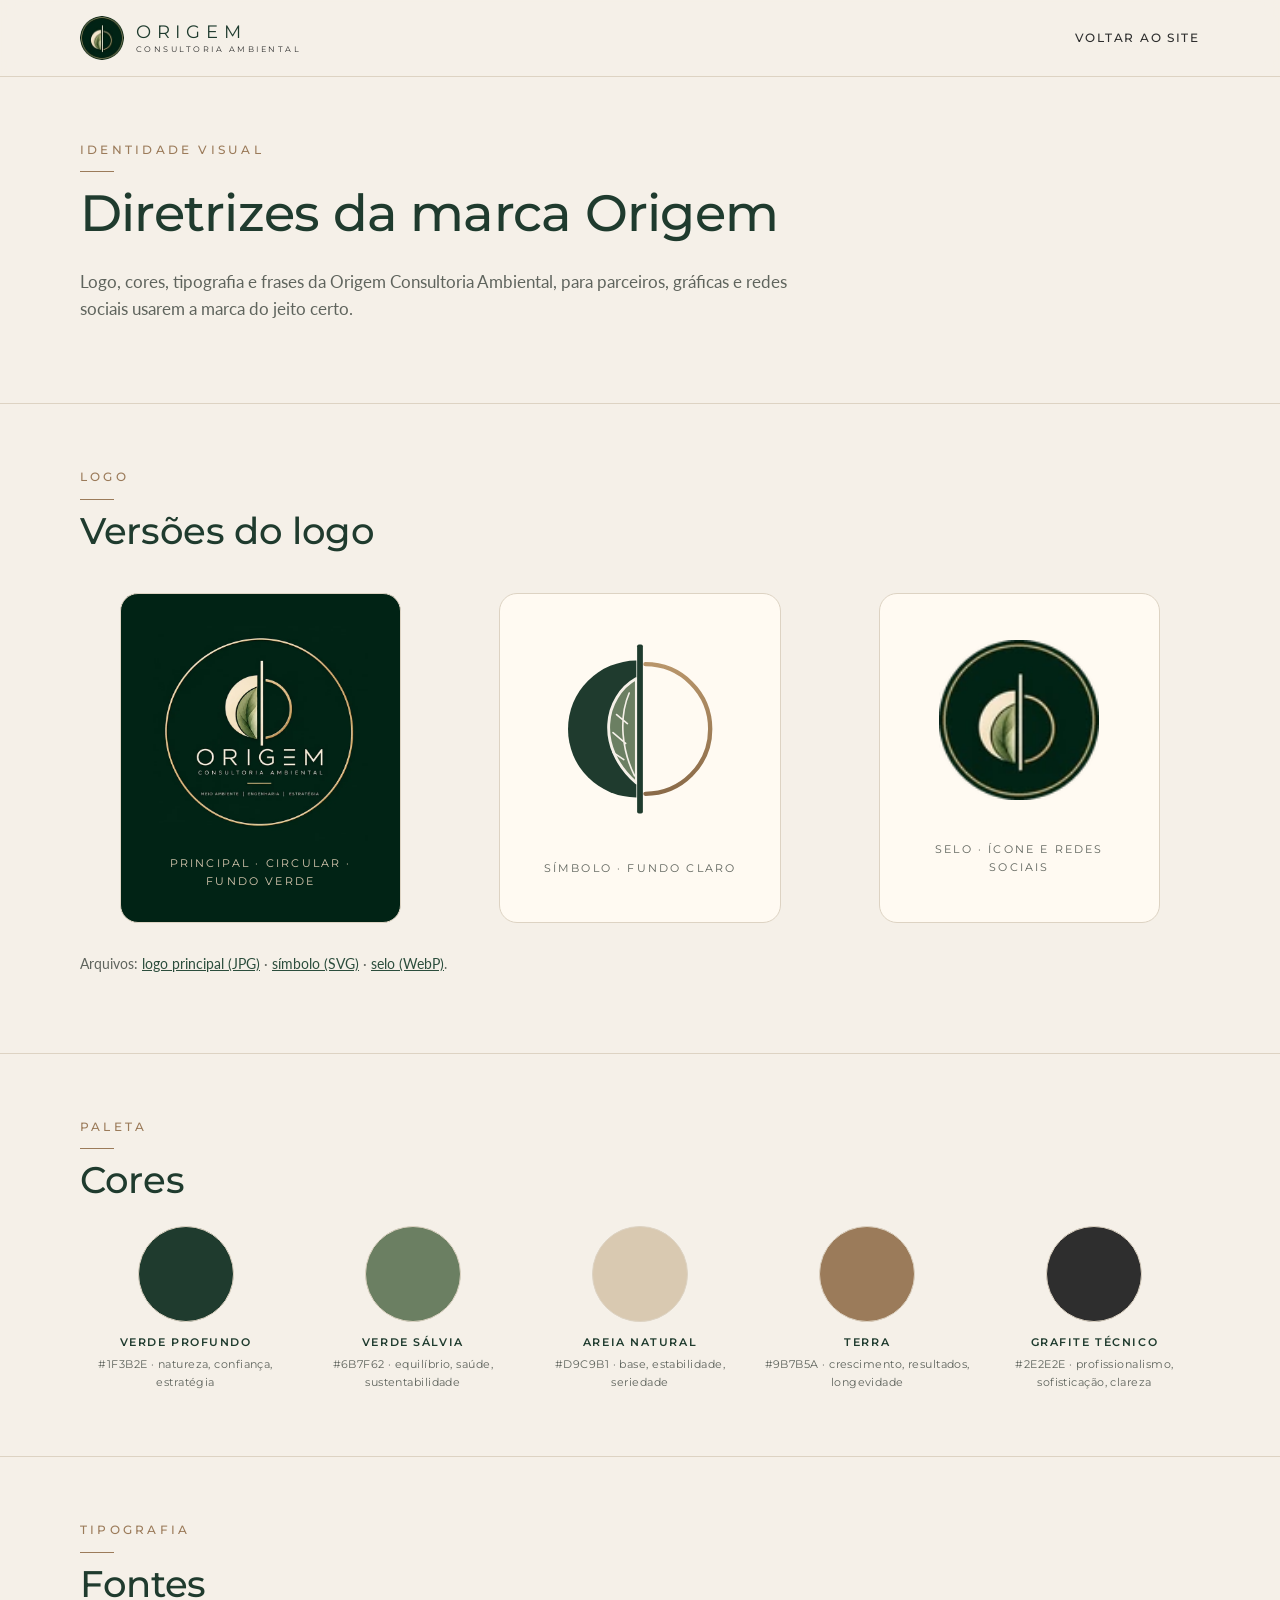
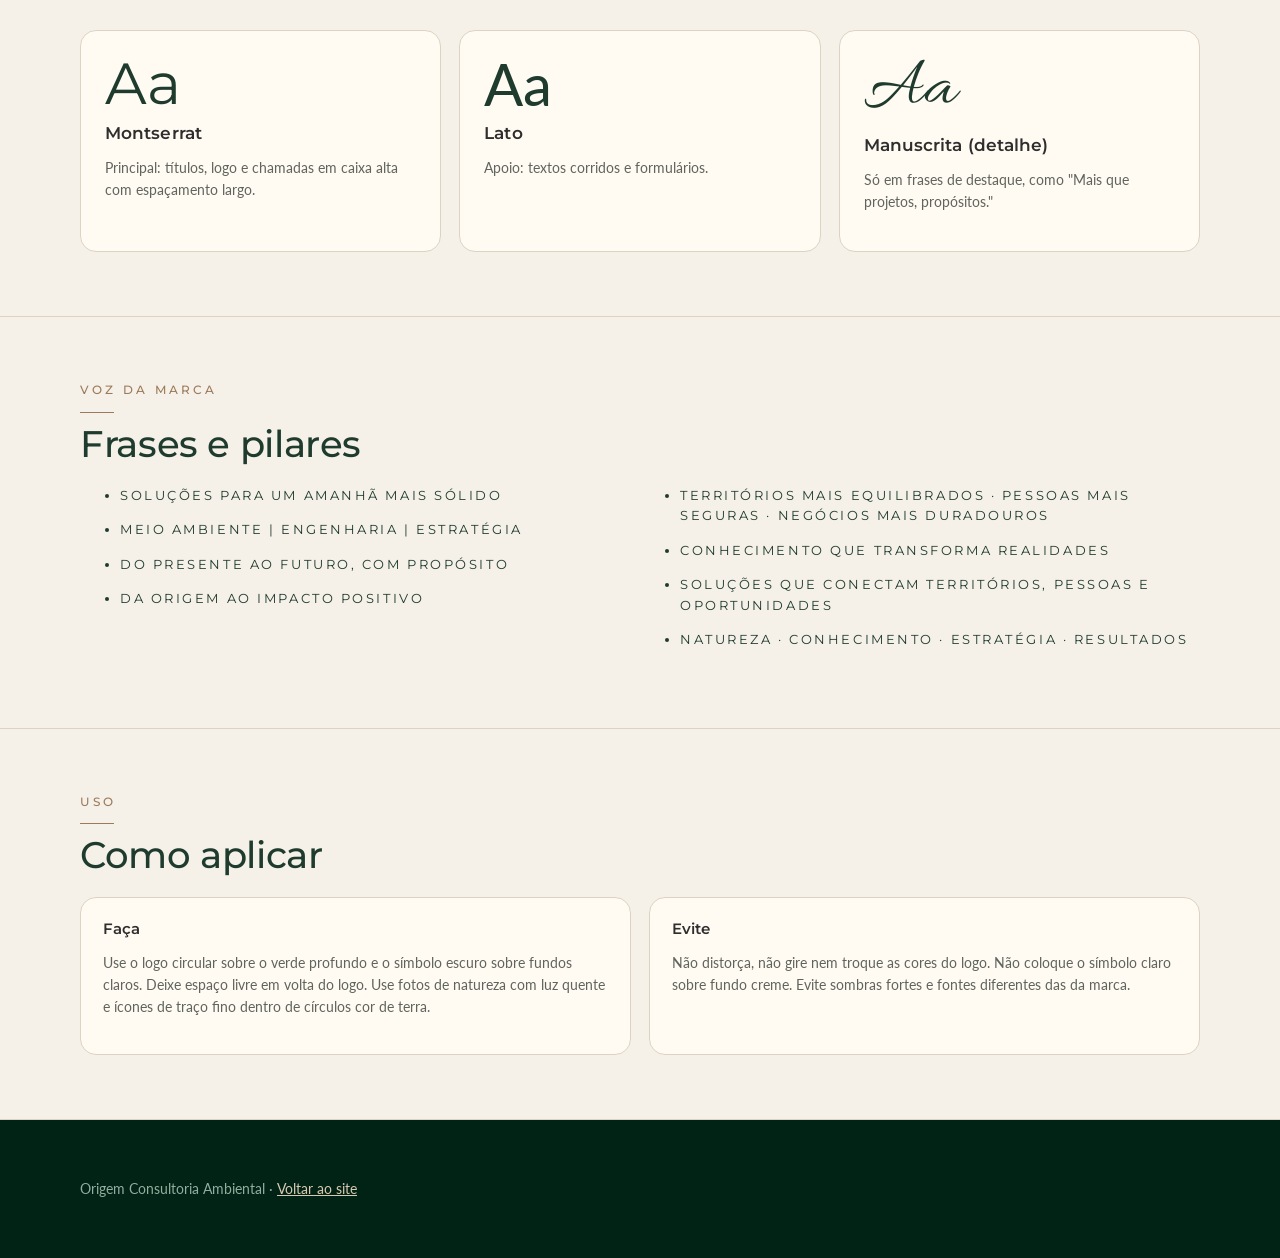
<file: site/marca.html>
<!doctype html>
<html lang="pt-BR">
<head>
<meta charset="utf-8">
<link rel="icon" href="favicon.svg" type="image/svg+xml">
<meta name="viewport" content="width=device-width, initial-scale=1">
<title>Identidade visual | Origem Consultoria Ambiental</title>
<meta name="description" content="Diretrizes da marca Origem Consultoria Ambiental: logo, cores, tipografia e frases.">
<link rel="preconnect" href="https://fonts.googleapis.com"><link rel="preconnect" href="https://fonts.gstatic.com" crossorigin>
<link href="https://fonts.googleapis.com/css2?family=Allura&family=Montserrat:wght@300;400;500;600;700&family=Lato:wght@300;400;700&display=swap" rel="stylesheet">
<link rel="stylesheet" href="assets/style.css?v=20261108">
<style>
.mk-sec{padding:64px 0;border-bottom:1px solid var(--linha)}
.mk-grade{display:grid;grid-template-columns:repeat(3,1fr);gap:18px;margin-top:24px}
.mk-logo{border-radius:18px;display:grid;place-items:center;padding:32px;min-height:260px;border:1px solid var(--linha)}
.mk-logo img{max-width:100%;max-height:220px}
.mk-claro{background:#fffaf2}.mk-escuro{background:#012315}
.mk-logo figcaption{font-family:'Montserrat',sans-serif;font-size:.68rem;letter-spacing:.2em;text-transform:uppercase;color:var(--cinza);margin-top:14px;text-align:center}
.mk-escuro figcaption{color:var(--areia)}
.mk-cores{display:grid;grid-template-columns:repeat(5,1fr);gap:16px;margin-top:24px}
.mk-cor{text-align:center;font-family:'Montserrat',sans-serif;font-size:.7rem;letter-spacing:.14em;text-transform:uppercase}
.mk-cor i{display:block;width:96px;height:96px;border-radius:50%;margin:0 auto 12px;border:1px solid var(--linha)}
.mk-cor b{display:block;color:var(--verde);font-weight:600}.mk-cor span{display:block;color:var(--cinza);text-transform:none;letter-spacing:.04em;margin-top:4px}
.mk-tipo{display:grid;grid-template-columns:1fr 1fr 1fr;gap:18px;margin-top:24px}
.mk-tipo div{background:#fffaf2;border:1px solid var(--linha);border-radius:16px;padding:24px}
.mk-aa{font-size:3.6rem;line-height:1;color:var(--verde);margin:0 0 10px}
.mk-frases{columns:2;gap:40px;margin-top:20px;font-family:'Montserrat',sans-serif;font-size:.8rem;letter-spacing:.2em;text-transform:uppercase;color:var(--verde)}
.mk-frases li{margin:0 0 14px;break-inside:avoid}
.mk-regras{display:grid;grid-template-columns:1fr 1fr;gap:18px;margin-top:20px}
.mk-regras div{background:#fffaf2;border:1px solid var(--linha);border-radius:16px;padding:22px}
.mk-regras h3{font-size:.95rem}
@media (max-width:800px){.mk-grade,.mk-tipo,.mk-regras{grid-template-columns:1fr}.mk-cores{grid-template-columns:repeat(3,1fr)}.mk-frases{columns:1}}
</style>
</head>
<body>
<header class="topo">
  <div class="wrap topo-in">
    <a class="marca" href="./" aria-label="Origem Consultoria Ambiental, início"><img class="marca-img" src="assets/origem-selo.webp" srcset="assets/origem-selo@2x.webp 2x" alt="" width="44" height="44"><span class="marca-txt"><span class="marca-nome">ORIGEM</span><span class="marca-sub">Consultoria Ambiental</span></span></a>
    <nav class="menu"><a href="./">Voltar ao site</a></nav>
  </div>
</header>
<main>
  <section class="mk-sec">
    <div class="wrap">
      <p class="sobre">Identidade visual</p>
      <h1>Diretrizes da marca Origem</h1>
      <p class="intro">Logo, cores, tipografia e frases da Origem Consultoria Ambiental, para parceiros, gráficas e redes sociais usarem a marca do jeito certo.</p>
    </div>
  </section>
  <section class="mk-sec">
    <div class="wrap">
      <p class="sobre">Logo</p><h2>Versões do logo</h2>
      <div class="mk-grade">
        <figure class="mk-logo mk-escuro"><img src="assets/origem-logo.webp" alt="Logo principal da Origem, versão circular sobre verde"><figcaption>Principal · circular · fundo verde</figcaption></figure>
        <figure class="mk-logo mk-claro"><img src="assets/origem-marca.svg" alt="Símbolo da Origem para fundo claro" style="height:180px"><figcaption>Símbolo · fundo claro</figcaption></figure>
        <figure class="mk-logo mk-claro"><img src="assets/origem-selo.webp" srcset="assets/origem-selo@2x.webp 2x" alt="Selo da Origem" style="width:160px;height:160px"><figcaption>Selo · ícone e redes sociais</figcaption></figure>
      </div>
      <p class="nota">Arquivos: <a href="assets/origem-logo-principal.jpg" download>logo principal (JPG)</a> · <a href="assets/origem-marca.svg" download>símbolo (SVG)</a> · <a href="assets/origem-selo@2x.webp" download>selo (WebP)</a>.</p>
    </div>
  </section>
  <section class="mk-sec">
    <div class="wrap">
      <p class="sobre">Paleta</p><h2>Cores</h2>
      <div class="mk-cores">
        <div class="mk-cor"><i style="background:#1F3B2E"></i><b>Verde profundo</b><span>#1F3B2E · natureza, confiança, estratégia</span></div>
        <div class="mk-cor"><i style="background:#6B7F62"></i><b>Verde sálvia</b><span>#6B7F62 · equilíbrio, saúde, sustentabilidade</span></div>
        <div class="mk-cor"><i style="background:#D9C9B1"></i><b>Areia natural</b><span>#D9C9B1 · base, estabilidade, seriedade</span></div>
        <div class="mk-cor"><i style="background:#9B7B5A"></i><b>Terra</b><span>#9B7B5A · crescimento, resultados, longevidade</span></div>
        <div class="mk-cor"><i style="background:#2E2E2E"></i><b>Grafite técnico</b><span>#2E2E2E · profissionalismo, sofisticação, clareza</span></div>
      </div>
    </div>
  </section>
  <section class="mk-sec">
    <div class="wrap">
      <p class="sobre">Tipografia</p><h2>Fontes</h2>
      <div class="mk-tipo">
        <div><p class="mk-aa" style="font-family:Montserrat">Aa</p><h3>Montserrat</h3><p class="nota">Principal: títulos, logo e chamadas em caixa alta com espaçamento largo.</p></div>
        <div><p class="mk-aa" style="font-family:Lato">Aa</p><h3>Lato</h3><p class="nota">Apoio: textos corridos e formulários.</p></div>
        <div><p class="mk-aa" style="font-family:Allura;font-size:4.4rem">Aa</p><h3>Manuscrita (detalhe)</h3><p class="nota">Só em frases de destaque, como "Mais que projetos, propósitos."</p></div>
      </div>
    </div>
  </section>
  <section class="mk-sec">
    <div class="wrap">
      <p class="sobre">Voz da marca</p><h2>Frases e pilares</h2>
      <ul class="mk-frases">
        <li>Soluções para um amanhã mais sólido</li>
        <li>Meio ambiente | Engenharia | Estratégia</li>
        <li>Do presente ao futuro, com propósito</li>
        <li>Da origem ao impacto positivo</li>
        <li>Territórios mais equilibrados · Pessoas mais seguras · Negócios mais duradouros</li>
        <li>Conhecimento que transforma realidades</li>
        <li>Soluções que conectam territórios, pessoas e oportunidades</li>
        <li>Natureza · Conhecimento · Estratégia · Resultados</li>
      </ul>
    </div>
  </section>
  <section class="mk-sec">
    <div class="wrap">
      <p class="sobre">Uso</p><h2>Como aplicar</h2>
      <div class="mk-regras">
        <div><h3>Faça</h3><p class="nota">Use o logo circular sobre o verde profundo e o símbolo escuro sobre fundos claros. Deixe espaço livre em volta do logo. Use fotos de natureza com luz quente e ícones de traço fino dentro de círculos cor de terra.</p></div>
        <div><h3>Evite</h3><p class="nota">Não distorça, não gire nem troque as cores do logo. Não coloque o símbolo claro sobre fundo creme. Evite sombras fortes e fontes diferentes das da marca.</p></div>
      </div>
    </div>
  </section>
</main>
<footer class="rodape"><div class="wrap"><p class="pequeno">Origem Consultoria Ambiental · <a href="./">Voltar ao site</a></p></div></footer>
</body>
</html>
</file>
<file: site/assets/style.css>
[hidden]{display:none!important}
:root{
  --verde:#0f3d2e; --verde-2:#16523e; --verde-claro:#e7f0eb; --ouro:#b8893b;
  --tinta:#16201b; --cinza:#55625b; --linha:#d9e1dc; --fundo:#ffffff; --fundo-2:#f5f7f5;
  --wa:#1f9d55; --wa-2:#178246; --erro:#b42318; --alerta:#fff6e5; --alerta-b:#e9c27a;
  --raio:10px; --sombra:0 1px 2px rgba(16,32,24,.06),0 8px 24px rgba(16,32,24,.06);
  --serif:'Source Serif 4',Georgia,serif; --sans:'Inter',system-ui,-apple-system,Segoe UI,Roboto,sans-serif;
}
*{box-sizing:border-box}
html{scroll-behavior:smooth}
body{margin:0;font:16px/1.6 var(--sans);color:var(--tinta);background:var(--fundo);-webkit-font-smoothing:antialiased}
a{color:var(--verde-2)}
img,svg{max-width:100%}
.skip{position:absolute;left:-999px}.skip:focus{left:16px;top:16px;background:#fff;padding:8px 12px;z-index:99}
.wrap{max-width:1160px;margin:0 auto;padding:0 20px}
.estreito{max-width:820px}
h1,h2,h3{line-height:1.2;margin:0 0 .5em}
h1{font-family:var(--serif);font-size:clamp(2rem,4.4vw,3.2rem);letter-spacing:-.01em}
h2{font-family:var(--serif);font-size:clamp(1.6rem,3vw,2.3rem)}
h3{font-size:1.06rem}
.sobre{text-transform:uppercase;letter-spacing:.12em;font-size:.76rem;font-weight:600;color:var(--ouro);margin:0 0 .8em}
.intro{max-width:720px;color:var(--cinza);font-size:1.05rem}
.nota,.pequeno{color:var(--cinza);font-size:.86rem}
.ic{width:20px;height:20px}

.btn{display:inline-flex;align-items:center;gap:8px;padding:13px 22px;border-radius:999px;font-weight:600;text-decoration:none;border:1.5px solid transparent;cursor:pointer;font-size:.98rem;transition:background .15s,transform .15s}
.btn:hover{transform:translateY(-1px)}
.btn-wa{background:var(--wa);color:#fff}.btn-wa:hover{background:var(--wa-2)}
.btn-linha{border-color:currentColor;color:var(--verde);background:transparent}
.btn-sm{padding:8px 16px;font-size:.9rem}
:focus-visible{outline:3px solid var(--ouro);outline-offset:2px}

.topo{position:sticky;top:0;z-index:20;background:rgba(255,255,255,.94);backdrop-filter:blur(8px);border-bottom:1px solid var(--linha)}
.topo-in{display:flex;align-items:center;gap:24px;height:68px}
.marca{display:flex;align-items:center;gap:10px;text-decoration:none;color:var(--verde);font-size:1.15rem;letter-spacing:.01em;margin:0}
.marca strong{font-weight:700}
.marca-sinal{width:28px;height:28px;border-radius:7px;background:linear-gradient(135deg,var(--verde) 0 55%,var(--ouro) 55%);display:inline-block}
.menu{display:flex;gap:22px;margin-left:auto}
.menu a{text-decoration:none;color:var(--tinta);font-weight:500;font-size:.95rem}
.menu a:hover{color:var(--verde-2)}

.hero{background:linear-gradient(180deg,var(--verde) 0%,#0b2f23 100%);color:#eaf2ee;padding:72px 0 80px}
.hero .sobre{color:#e0b96f}
.hero-in{display:grid;grid-template-columns:1.25fr .95fr;gap:48px;align-items:center}
.hero h1{color:#fff}
.lead{font-size:1.13rem;color:#cfe0d7;max-width:600px}
.hero-cta{display:flex;flex-wrap:wrap;gap:12px;margin:28px 0}
.hero .btn-linha{color:#fff}
.selos{list-style:none;padding:0;margin:0;display:flex;flex-wrap:wrap;gap:8px 18px;font-size:.9rem;color:#b9d0c3}
.selos li::before{content:"✓ ";color:#e0b96f}
.painel{background:#fff;color:var(--tinta);border-radius:16px;padding:26px;box-shadow:0 20px 50px rgba(0,0,0,.25)}
.painel-tit{font-weight:700;margin:0}
.painel-per{color:var(--cinza);font-size:.88rem;margin:0 0 16px}
.kpis{display:grid;grid-template-columns:repeat(3,1fr);gap:12px;margin-bottom:18px}
.kpis div{background:var(--fundo-2);border-radius:10px;padding:12px}
.kpi{display:block;font-family:var(--serif);font-size:1.9rem;font-weight:700;color:var(--verde);line-height:1.1}
.kpi-l{font-size:.76rem;color:var(--cinza);line-height:1.3;display:block;margin-top:4px}
.barra{display:grid;grid-template-columns:150px 1fr 38px;align-items:center;gap:8px;font-size:.82rem;margin:6px 0}
.barra-n{color:var(--cinza);white-space:nowrap;overflow:hidden;text-overflow:ellipsis}
.barra-t{background:var(--fundo-2);border-radius:4px;height:10px;overflow:hidden}
.barra-t i{display:block;height:100%;background:var(--verde-2);border-radius:4px}
.barra-v{text-align:right;font-variant-numeric:tabular-nums;font-weight:600}
.painel-fonte{font-size:.76rem;color:var(--cinza);margin:14px 0 0;border-top:1px solid var(--linha);padding-top:10px}

.sec{padding:84px 0}
.sec-alt{background:var(--fundo-2)}
.grade3{display:grid;grid-template-columns:repeat(3,1fr);gap:20px;margin-top:32px}
.card{background:#fff;border:1px solid var(--linha);border-radius:var(--raio);padding:24px;box-shadow:var(--sombra)}
.card p{margin:0;color:var(--cinza);font-size:.95rem}
.card h3{color:var(--verde)}
.card-link{text-decoration:none;color:inherit;display:block;transition:border-color .15s}
.card-link:hover{border-color:var(--verde-2)}
.seta{display:inline-block;margin-top:14px;font-weight:600;color:var(--verde-2);font-size:.92rem}

.passos{list-style:none;padding:0;margin:32px 0 0;display:grid;grid-template-columns:repeat(4,1fr);gap:20px;counter-reset:p}
.passos li{position:relative;padding:22px;background:#fff;border-radius:var(--raio);border:1px solid var(--linha)}
.passos span{display:inline-grid;place-items:center;width:34px;height:34px;border-radius:50%;background:var(--verde);color:#fff;font-weight:700;margin-bottom:12px}
.passos p{margin:0;color:var(--cinza);font-size:.93rem}

.tabela-wrap{overflow-x:auto;margin-top:24px;border:1px solid var(--linha);border-radius:var(--raio)}
.tabela{width:100%;border-collapse:collapse;min-width:640px;background:#fff}
.tabela th,.tabela td{padding:14px 16px;text-align:left;vertical-align:top;border-bottom:1px solid var(--linha);font-size:.95rem}
.tabela thead th{background:var(--verde);color:#fff;font-weight:600}
.tabela tbody th{width:22%;color:var(--verde)}
.tabela small{color:var(--cinza);display:block;margin-top:4px;font-size:.8rem}
.tabela tr:last-child>*{border-bottom:0}

.aviso{background:var(--alerta);border:1px solid var(--alerta-b);border-radius:var(--raio);padding:14px 18px;margin:28px 0 0;font-size:.93rem}

.contato-in{display:grid;grid-template-columns:1fr 1fr;gap:48px;align-items:start}
.lista-ok{padding:0;list-style:none}.lista-ok li{padding-left:26px;position:relative;margin:10px 0;color:var(--cinza)}
.lista-ok li::before{content:"✓";position:absolute;left:0;color:var(--wa);font-weight:700}
.form{background:#fff;border:1px solid var(--linha);border-radius:14px;padding:26px;box-shadow:var(--sombra);display:grid;gap:14px}
.campo{display:grid;gap:5px;font-size:.88rem;font-weight:500}
.campo input,.campo select,.campo textarea{font:inherit;font-weight:400;font-size:1rem;padding:11px 12px;border:1px solid #c5d0ca;border-radius:8px;background:#fff;color:var(--tinta);width:100%}
.campo input:focus,.campo select:focus,.campo textarea:focus{border-color:var(--verde-2);outline:2px solid var(--verde-claro)}
.duas{display:grid;grid-template-columns:1fr 1fr;gap:12px}
.check{display:flex;gap:8px;align-items:flex-start;font-size:.88rem;color:var(--cinza)}
.check input{margin-top:4px}
.erro{color:var(--erro);font-size:.84rem}

details{background:#fff;border:1px solid var(--linha);border-radius:var(--raio);padding:16px 20px;margin:10px 0}
summary{cursor:pointer;font-weight:600;color:var(--verde)}
details p{margin:10px 0 0;color:var(--cinza)}
.fontes{padding-left:18px}.fontes li{margin:10px 0;color:var(--cinza)}.fontes strong{color:var(--tinta)}

.rodape{background:#0b2f23;color:#b9d0c3;padding:44px 0}
.rodape-in{display:grid;grid-template-columns:1fr 1fr;gap:32px}
.rodape a{color:#e0b96f}
.marca-rod{color:#fff}
.rodape .pequeno{color:#93ad9f}

.wa-flutua{position:fixed;right:20px;bottom:20px;width:58px;height:58px;border-radius:50%;background:var(--wa);color:#fff;display:grid;place-items:center;box-shadow:0 8px 24px rgba(0,0,0,.25);z-index:30}
.wa-flutua svg{width:30px;height:30px}

@media (max-width:960px){
  .hero-in,.contato-in{grid-template-columns:1fr}
  .grade3{grid-template-columns:1fr 1fr}
  .passos{grid-template-columns:1fr 1fr}
  .menu{display:none}
  .topo .btn-sm{margin-left:auto}
}
@media (max-width:620px){
  .wrap{padding:0 16px}
  .grade3,.passos,.duas,.rodape-in{grid-template-columns:1fr}
  .hero{padding:48px 0 56px}
  .sec{padding:60px 0}
  .kpi{font-size:1.5rem}
  .barra{grid-template-columns:110px 1fr 32px}
}

/* ===== Botão "Área restrita" no topo + janela de login ===== */
.topo .btn-restrito{margin-left:12px;color:var(--verde)}
.topo .btn-restrito .ic{width:16px;height:16px}
.dlg-login{border:0;border-radius:16px;padding:0;width:min(400px,calc(100% - 32px));box-shadow:0 20px 60px rgba(0,0,0,.3)}
.dlg-login::backdrop{background:rgba(10,20,15,.55)}
.dlg-login .login-form{position:relative;display:grid;gap:12px;padding:28px 24px 24px;margin:0;max-width:none;box-shadow:none}
.dlg-tit{font-family:var(--serif);font-size:1.5rem;margin:0}
.dlg-x{position:absolute;top:8px;right:12px;border:0;background:none;font-size:1.8rem;line-height:1;cursor:pointer;color:var(--cinza)}
@media (max-width:960px){.topo .btn-restrito{margin-left:auto}.topo .btn-restrito + .btn-sm{margin-left:8px}}
@media (max-width:620px){.topo .txt-restrito{display:none}.topo .btn-restrito{padding:8px 11px}}

/* ===== Visual novo (07/11/2026): fotos, licenciamento em primeiro plano, animações ===== */
.hero{position:relative;overflow:hidden;background:#0b2f23;padding:120px 0 130px;min-height:min(86vh,760px);display:flex;align-items:center}
.hero-foto{position:absolute;inset:0}
.hero-foto img{width:100%;height:100%;object-fit:cover;object-position:center 40%;animation:zoomlento 28s ease-out both}
.hero::after{content:"";position:absolute;inset:0;background:linear-gradient(90deg,rgba(8,32,24,.88) 0%,rgba(8,32,24,.62) 48%,rgba(8,32,24,.18) 100%)}
.hero-in{position:relative;z-index:1;display:block;width:100%}
.hero-txt{max-width:660px}
.hero h1{font-size:clamp(2.2rem,5vw,3.6rem);text-shadow:0 2px 20px rgba(0,0,0,.25)}
.lead{color:#dbe9e1}
.btn-claro{background:rgba(255,255,255,.12);border-color:rgba(255,255,255,.7);color:#fff;backdrop-filter:blur(4px)}
.btn-claro:hover{background:rgba(255,255,255,.22)}
.hero-desce{position:absolute;left:50%;bottom:26px;z-index:1;width:26px;height:42px;margin-left:-13px;border:2px solid rgba(255,255,255,.7);border-radius:14px}
.hero-desce span{position:absolute;left:50%;top:8px;width:4px;height:8px;margin-left:-2px;border-radius:2px;background:#fff;animation:rolar 1.8s infinite}
@keyframes zoomlento{from{transform:scale(1.12)}to{transform:scale(1)}}
@keyframes rolar{0%{opacity:0;transform:translateY(0)}40%{opacity:1}100%{opacity:0;transform:translateY(14px)}}

.ico{width:42px;height:42px;padding:9px;border-radius:12px;background:var(--verde-claro);color:var(--verde);margin-bottom:14px;transition:background .25s,color .25s,transform .25s}
.card-caminho,.card-serv{text-decoration:none;color:inherit;transition:transform .25s,box-shadow .25s,border-color .25s}
.card-caminho:hover,.card-serv:hover{transform:translateY(-5px);box-shadow:0 18px 40px rgba(16,32,24,.12);border-color:#b7cfc2}
.card-caminho:hover .ico,.card-serv:hover .ico{background:var(--verde);color:#fff;transform:rotate(-6deg)}
.card-caminho h3{font-size:1.12rem}
.grade4{display:grid;grid-template-columns:repeat(4,1fr);gap:18px;margin-top:32px}

.faixa-foto{position:relative;overflow:hidden;padding:110px 0;background:#0b2f23}
.faixa-foto>picture{position:absolute;inset:0}
.faixa-foto>picture img{width:100%;height:100%;object-fit:cover}
.faixa-in{position:relative;z-index:1}
.faixa-caixa{max-width:680px;background:rgba(255,255,255,.95);backdrop-filter:blur(6px);border-radius:18px;padding:34px 36px;box-shadow:0 30px 70px rgba(0,0,0,.3)}
.faixa-caixa .btn{margin-top:8px}

.mosaico{display:grid;grid-template-columns:1.3fr 1fr 1fr 1.3fr;gap:6px;height:300px;background:#fff}
.mosaico figure{margin:0;overflow:hidden}
.mosaico img{width:100%;height:100%;object-fit:cover;transition:transform 1.2s ease}
.mosaico figure:hover img{transform:scale(1.07)}

.autos-in{display:grid;grid-template-columns:1.1fr 1fr;gap:44px;align-items:center;margin-top:12px}
.autos-in .painel{box-shadow:var(--sombra);border:1px solid var(--linha)}
.sub-tit{font-family:var(--serif);font-size:1.5rem;margin-top:56px;color:var(--tinta)}

.wa-flutua{animation:pulso 2.8s ease-out 3s infinite}
@keyframes pulso{0%{box-shadow:0 0 0 0 rgba(31,157,85,.45),0 8px 24px rgba(0,0,0,.25)}70%{box-shadow:0 0 0 16px rgba(31,157,85,0),0 8px 24px rgba(0,0,0,.25)}100%{box-shadow:0 0 0 0 rgba(31,157,85,0),0 8px 24px rgba(0,0,0,.25)}}

.anima .revela{opacity:0;transform:translateY(26px);transition:opacity .7s ease,transform .7s cubic-bezier(.2,.7,.2,1)}
.anima .revela.visivel{opacity:1;transform:none}

@media (max-width:960px){
  .grade4{grid-template-columns:1fr 1fr}
  .autos-in{grid-template-columns:1fr}
  .mosaico{grid-template-columns:1fr 1fr;height:auto}.mosaico figure{height:180px}
}
@media (max-width:620px){
  .hero{padding:84px 0 96px;min-height:auto}
  .hero::after{background:linear-gradient(180deg,rgba(8,32,24,.55) 0%,rgba(8,32,24,.85) 70%)}
  .grade4{grid-template-columns:1fr}
  .faixa-foto{padding:56px 0}
  .faixa-caixa{padding:24px 20px}
  .hero-cta .btn{width:100%;justify-content:center}
}
@media (prefers-reduced-motion:reduce){
  .hero-foto img,.hero-desce span,.wa-flutua{animation:none}
  .card-caminho:hover,.card-serv:hover{transform:none}
}

/* ===================== Identidade ORIGEM (07/11/2026) ===================== */
:root{
  --verde:#1F3B2E; --verde-2:#2B4D3C; --salvia:#6B7F62; --areia:#D9C9B1; --terra:#9B7B5A; --grafite:#2E2E2E;
  --creme:#F5F0E8; --creme-2:#EDE5D8; --verde-claro:#E4E8E0; --ouro:#9B7B5A;
  --tinta:#2E2E2E; --cinza:#5f645d; --linha:#ddd3c3; --fundo:#F5F0E8; --fundo-2:#EDE5D8;
  --wa:#1F3B2E; --wa-2:#2B4D3C;
  --serif:'Montserrat',system-ui,sans-serif; --sans:'Lato',system-ui,-apple-system,Segoe UI,Roboto,sans-serif;
  --sombra:0 1px 2px rgba(31,59,46,.05),0 10px 30px rgba(31,59,46,.07);
}
body{background:var(--creme);color:var(--grafite);font-family:var(--sans);font-weight:400}
h1,h2,h3,.btn,.sobre,.kpi{font-family:'Montserrat',system-ui,sans-serif}
h1{font-weight:500;letter-spacing:-.015em;color:var(--verde)}
h2{font-weight:500;letter-spacing:-.01em;color:var(--verde)}
h3{font-weight:600;letter-spacing:.005em}
.sobre{color:var(--terra);letter-spacing:.28em;font-weight:500;font-size:.72rem}
.sobre::after{content:"";display:block;width:34px;height:1px;background:var(--terra);margin-top:12px}
.btn{font-weight:500;letter-spacing:.03em;border-radius:999px}
.btn-wa{background:var(--verde);color:var(--creme)}.btn-wa:hover{background:var(--verde-2)}
.btn-linha{color:var(--verde);border-color:var(--verde)}

/* topo */
.topo{background:rgba(245,240,232,.92);border-bottom:1px solid var(--linha)}
.topo-in{height:76px}
.marca{gap:12px}
.marca-img{width:40px;height:40px}
.marca-txt{display:flex;flex-direction:column;line-height:1.05}
.marca-nome{font-family:'Montserrat',sans-serif;font-weight:400;letter-spacing:.32em;font-size:1.12rem;color:var(--verde)}
.marca-sub{font-family:'Montserrat',sans-serif;font-size:.52rem;letter-spacing:.3em;text-transform:uppercase;color:var(--grafite);margin-top:3px}
.menu a{font-family:'Montserrat',sans-serif;font-size:.78rem;letter-spacing:.14em;text-transform:uppercase;font-weight:500}
.topo .btn-restrito{color:var(--verde);border-color:var(--areia)}

/* hero em duas partes: texto no creme, foto com borda orgânica */
.hero{background:var(--creme);color:var(--grafite);padding:0;min-height:auto;display:block;overflow:hidden}
.hero::after{display:none}
.hero-in{display:grid;grid-template-columns:1fr 1.05fr;min-height:min(88vh,780px);position:relative;max-width:none}
.hero-txt{align-self:center;padding:64px 56px 64px max(24px,calc((100vw - 1160px)/2 + 20px));max-width:none}
.pilares{font-family:'Montserrat',sans-serif;font-size:.74rem;letter-spacing:.24em;text-transform:uppercase;color:var(--grafite);margin:0 0 26px}
.pilares i{font-style:normal;color:var(--terra);margin:0 8px}
.hero h1{color:var(--verde);font-size:clamp(2.2rem,4.4vw,3.5rem);text-shadow:none;max-width:620px}
.hero h1 em{font-style:normal;color:var(--salvia)}
.lead{color:var(--cinza);font-size:1.12rem;max-width:560px}
.hero .btn-linha{color:var(--verde)}
.assina{font-family:'Montserrat',sans-serif;font-size:.7rem;letter-spacing:.3em;text-transform:uppercase;color:var(--terra);margin:34px 0 0}
.assina::before{content:"";display:inline-block;width:34px;height:1px;background:var(--terra);vertical-align:middle;margin-right:14px}
.hero-foto{position:relative;overflow:hidden;clip-path:url(#curva);-webkit-clip-path:url(#curva);min-height:420px}
.hero-foto picture,.hero-foto img{position:absolute;inset:0;width:100%;height:100%;object-fit:cover}
.hero-foto img{animation:zoomlento 30s ease-out both}
.hero-foto::after{content:"";position:absolute;inset:0;background:linear-gradient(180deg,rgba(20,35,28,.35),rgba(20,35,28,0) 40%,rgba(20,35,28,.45))}
.hero-frase,.hero-lista{position:absolute;z-index:1;color:#f5f0e8;font-family:'Montserrat',sans-serif;text-transform:uppercase;letter-spacing:.3em;font-size:.72rem;line-height:2.1;margin:0}
.hero-frase{top:44px;right:40px;text-align:right}
.hero-lista{bottom:40px;right:40px;text-align:right}
.hero-frase::after,.hero-lista::after{content:"";display:block;width:34px;height:1px;background:#f5f0e8;margin:12px 0 0 auto}
.hero-vertical{position:absolute;left:calc(50% - 1.05rem);top:50%;transform:translate(-50%,-50%) rotate(-90deg);display:none}
.hero-desce{display:none}

/* Olá, somos a Origem */
.sobre-origem{background:#fff9f0;border-top:1px solid var(--linha);border-bottom:1px solid var(--linha)}
.origem-in{display:grid;grid-template-columns:260px 1fr;gap:56px;align-items:center}
.origem-marca{width:220px;height:220px;justify-self:center}
.ola{font-family:'Montserrat',sans-serif;font-weight:400;font-size:clamp(2rem,4vw,3rem);color:var(--salvia);line-height:1.05;margin-bottom:22px}
.ola strong{font-weight:600;color:var(--verde)}
.valores{list-style:none;padding:0;margin:30px 0 0;display:grid;grid-template-columns:repeat(4,1fr);gap:14px}
.valores li{text-align:center;font-family:'Montserrat',sans-serif;font-size:.68rem;letter-spacing:.18em;text-transform:uppercase;color:var(--grafite);line-height:1.6}
.circ{display:grid;place-items:center;width:72px;height:72px;margin:0 auto 12px;border:1.2px solid var(--terra);border-radius:50%;color:var(--verde);transition:background .3s,color .3s,transform .3s}
.circ svg{width:30px;height:30px}
.valores li:hover .circ{background:var(--verde);color:var(--creme);transform:translateY(-4px)}

/* cards e ícones no estilo da marca: traço fino em círculo terra */
.card{background:#fffaf2;border-color:var(--linha);border-radius:16px;box-shadow:none}
.card h3{color:var(--verde)}
.ico{width:56px;height:56px;padding:13px;border-radius:50%;background:transparent;border:1.2px solid var(--terra);color:var(--verde)}
.card-caminho:hover .ico,.card-serv:hover .ico{background:var(--verde);color:var(--creme);border-color:var(--verde)}
.card-caminho:hover,.card-serv:hover{border-color:var(--areia);box-shadow:0 20px 44px rgba(31,59,46,.10)}
.seta{color:var(--terra);font-family:'Montserrat',sans-serif;font-size:.78rem;letter-spacing:.14em;text-transform:uppercase}
.sec-alt{background:var(--creme-2)}
.passos li{background:#fffaf2;border-color:var(--linha);border-radius:16px}
.passos span{background:transparent;border:1.2px solid var(--terra);color:var(--verde);font-family:'Montserrat',sans-serif;font-weight:500}
.faixa-foto{background:var(--verde)}
.faixa-foto>picture img{opacity:.9}
.faixa-caixa{background:rgba(245,240,232,.96);border-radius:24px}
.lista-ok li::before{content:"";width:12px;height:1px;background:var(--terra);top:.8em}
.mosaico{background:var(--creme);gap:8px;padding:0 8px}
.mosaico figure{border-radius:14px}
.painel{background:#fffaf2;border-radius:20px}
.kpis div{background:var(--creme)}
.kpi{font-weight:500;color:var(--verde)}
.barra-t i{background:var(--salvia)}
.tabela thead th{background:var(--verde);font-family:'Montserrat',sans-serif;font-weight:500;letter-spacing:.04em}
.tabela{background:#fffaf2}
.form{background:#fffaf2;border-color:var(--linha);border-radius:20px}
.campo input,.campo select,.campo textarea{border-color:#d4c8b6;background:#fff}
details{background:#fffaf2;border-color:var(--linha);border-radius:14px}
summary{color:var(--verde);font-family:'Montserrat',sans-serif;font-weight:500}
.aviso{background:#f6ecdc;border-color:var(--areia)}
.rodape{background:var(--verde);color:#cfd6cc}
.rodape a{color:var(--areia)}
.rodape .marca-nome{color:var(--creme)}.rodape .marca-sub{color:var(--areia)}
.rodape .marca-img{filter:brightness(1.6) saturate(.6)}
.wa-flutua{background:var(--verde);border:2px solid var(--terra)}
@keyframes pulso{0%{box-shadow:0 0 0 0 rgba(155,123,90,.5),0 8px 24px rgba(0,0,0,.2)}70%{box-shadow:0 0 0 16px rgba(155,123,90,0),0 8px 24px rgba(0,0,0,.2)}100%{box-shadow:0 0 0 0 rgba(155,123,90,0),0 8px 24px rgba(0,0,0,.2)}}

@media (max-width:960px){
  .hero-in{grid-template-columns:1fr;min-height:auto}
  .hero-txt{padding:44px 20px 36px;order:2}
  .hero-foto{order:1;height:46vh;min-height:300px;clip-path:url(#curva-m);-webkit-clip-path:url(#curva-m)}
  .origem-in{grid-template-columns:1fr;gap:24px;text-align:left}
  .origem-marca{width:140px;height:140px;justify-self:start}
  .valores{grid-template-columns:1fr 1fr;gap:22px}
}
@media (max-width:620px){
  .pilares{font-size:.62rem;letter-spacing:.16em}
  .hero-frase{top:26px;right:22px;font-size:.62rem}
  .hero-lista{display:none}
  .marca-nome{font-size:1rem}
}
.hero-in{align-items:stretch;gap:0}
.hero h1{font-size:clamp(2.1rem,3.8vw,3.1rem)}
.hero-cta{gap:12px 14px}
.origem-logo{width:300px;height:300px;border-radius:50%;justify-self:center;box-shadow:0 24px 60px rgba(16,38,28,.28)}
.origem-in{grid-template-columns:320px 1fr}
.rodape-logo{width:140px;height:140px;border-radius:50%;display:block;margin-bottom:14px}
@media (max-width:960px){.origem-logo{width:200px;height:200px;justify-self:start}}
.rodape{background:#012315}
/* ===== Elementos do manual da marca ===== */
.marca-img{width:44px;height:44px;border-radius:50%}
.hero-vertical{display:block;position:absolute;right:14px;top:50%;left:auto;transform:translateY(-50%);writing-mode:vertical-rl;font-family:'Montserrat',sans-serif;font-size:.6rem;letter-spacing:.32em;text-transform:uppercase;color:rgba(245,240,232,.85);margin:0;z-index:2;border-left:1px solid rgba(245,240,232,.6);padding-left:10px}
.impacto{display:grid;grid-template-columns:1.4fr 1fr;background:#012315;color:var(--creme);min-height:460px}
.impacto-foto{overflow:hidden}.impacto-foto img{width:100%;height:100%;object-fit:cover;display:block}
.impacto-txt{padding:64px 56px;display:flex;flex-direction:column;justify-content:center;font-family:'Montserrat',sans-serif;text-transform:uppercase}
.impacto-tit{font-size:1.25rem;letter-spacing:.32em;line-height:1.9;margin:0;font-weight:300}
.traco{display:block;width:40px;height:1px;background:var(--terra);margin:22px 0}
.impacto ul{list-style:none;padding:0;margin:0;font-size:.74rem;letter-spacing:.24em;line-height:2.3;color:var(--areia)}
.impacto-pe{font-size:.62rem;letter-spacing:.24em;margin:26px 0 0;color:#a9b3a6}
.figura-txt{background:#012315;color:var(--creme);display:flex;flex-direction:column;justify-content:center;padding:26px 30px;font-family:'Montserrat',sans-serif;text-transform:uppercase}
.figura-txt p{margin:0;font-size:.78rem;letter-spacing:.24em;line-height:1.9}
.figura-txt .mini{font-size:.62rem;color:var(--areia)}
.proposito{position:relative;overflow:hidden;background:var(--verde);color:var(--creme);padding:90px 0}
.proposito-marca{position:absolute;right:-60px;top:50%;width:440px;height:440px;transform:translateY(-50%);opacity:.12;filter:brightness(2.2) saturate(.3)}
.proposito-in{position:relative;display:flex;align-items:center;justify-content:space-between;gap:40px;flex-wrap:wrap}
.manuscrito{font-family:'Allura',cursive;font-size:clamp(2.6rem,6vw,4.4rem);line-height:1.1;margin:0;color:var(--areia)}
.proposito-lado{font-family:'Montserrat',sans-serif;text-transform:uppercase;letter-spacing:.26em;font-size:.76rem;line-height:2.1;margin:0;border-left:1px solid var(--terra);padding-left:22px}
@media (max-width:960px){
  .hero-vertical{display:none}
  .impacto{grid-template-columns:1fr}.impacto-foto{height:260px}.impacto-txt{padding:40px 22px}
  .proposito{padding:60px 0}.proposito-marca{width:280px;height:280px;right:-80px}
}
.hero-vertical{display:none!important}
</file>
